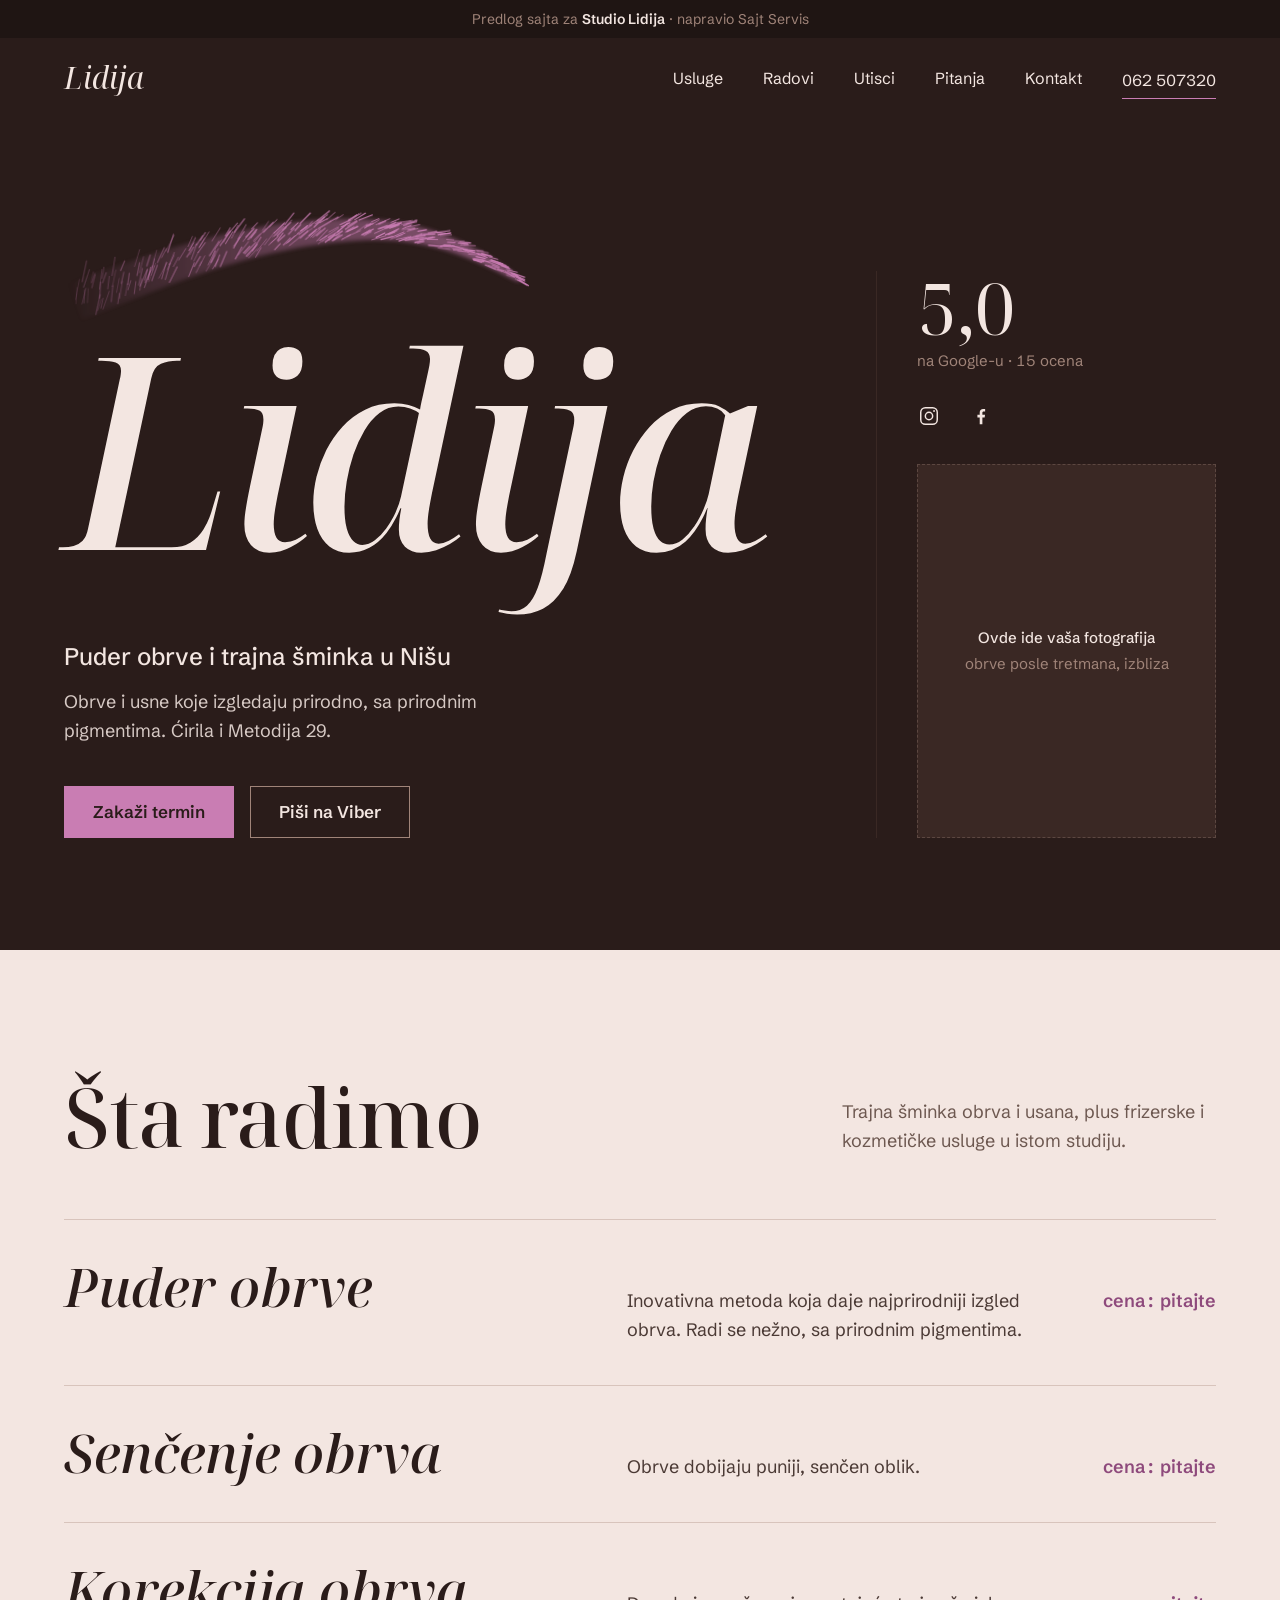
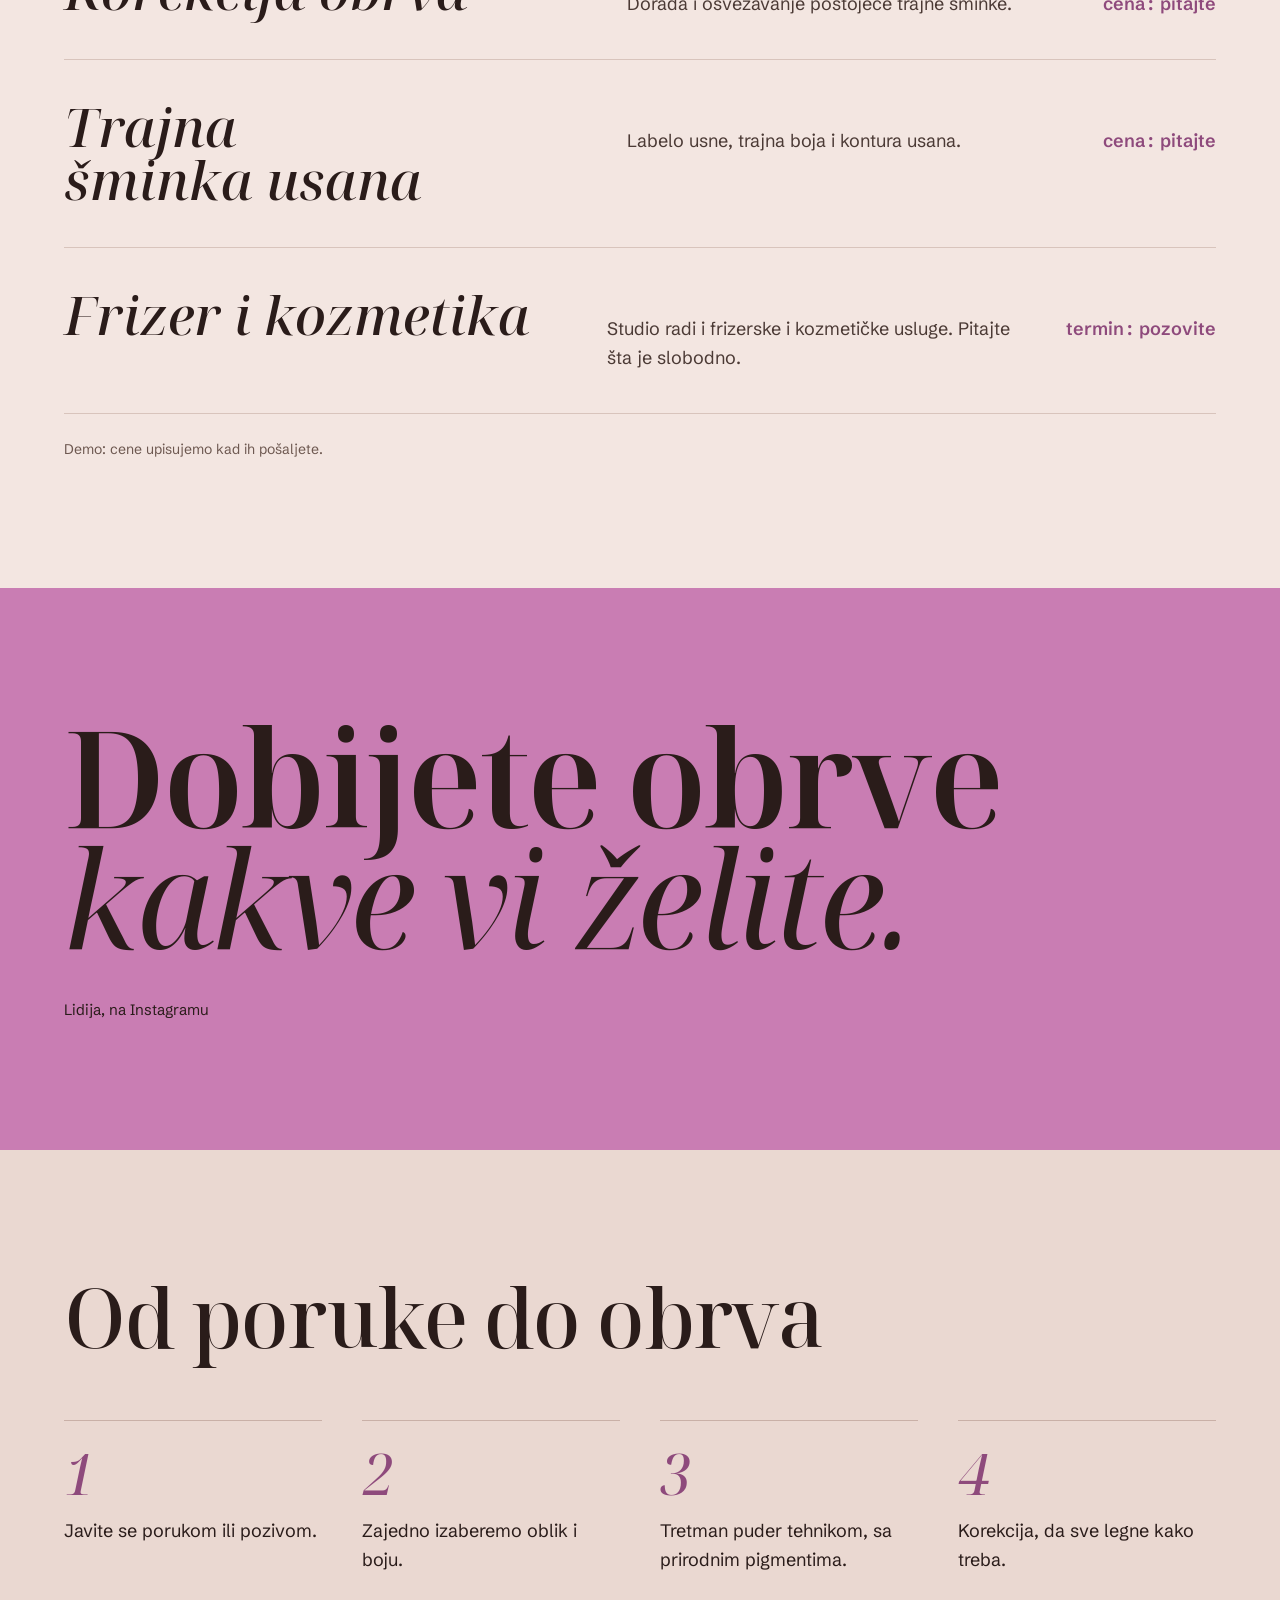
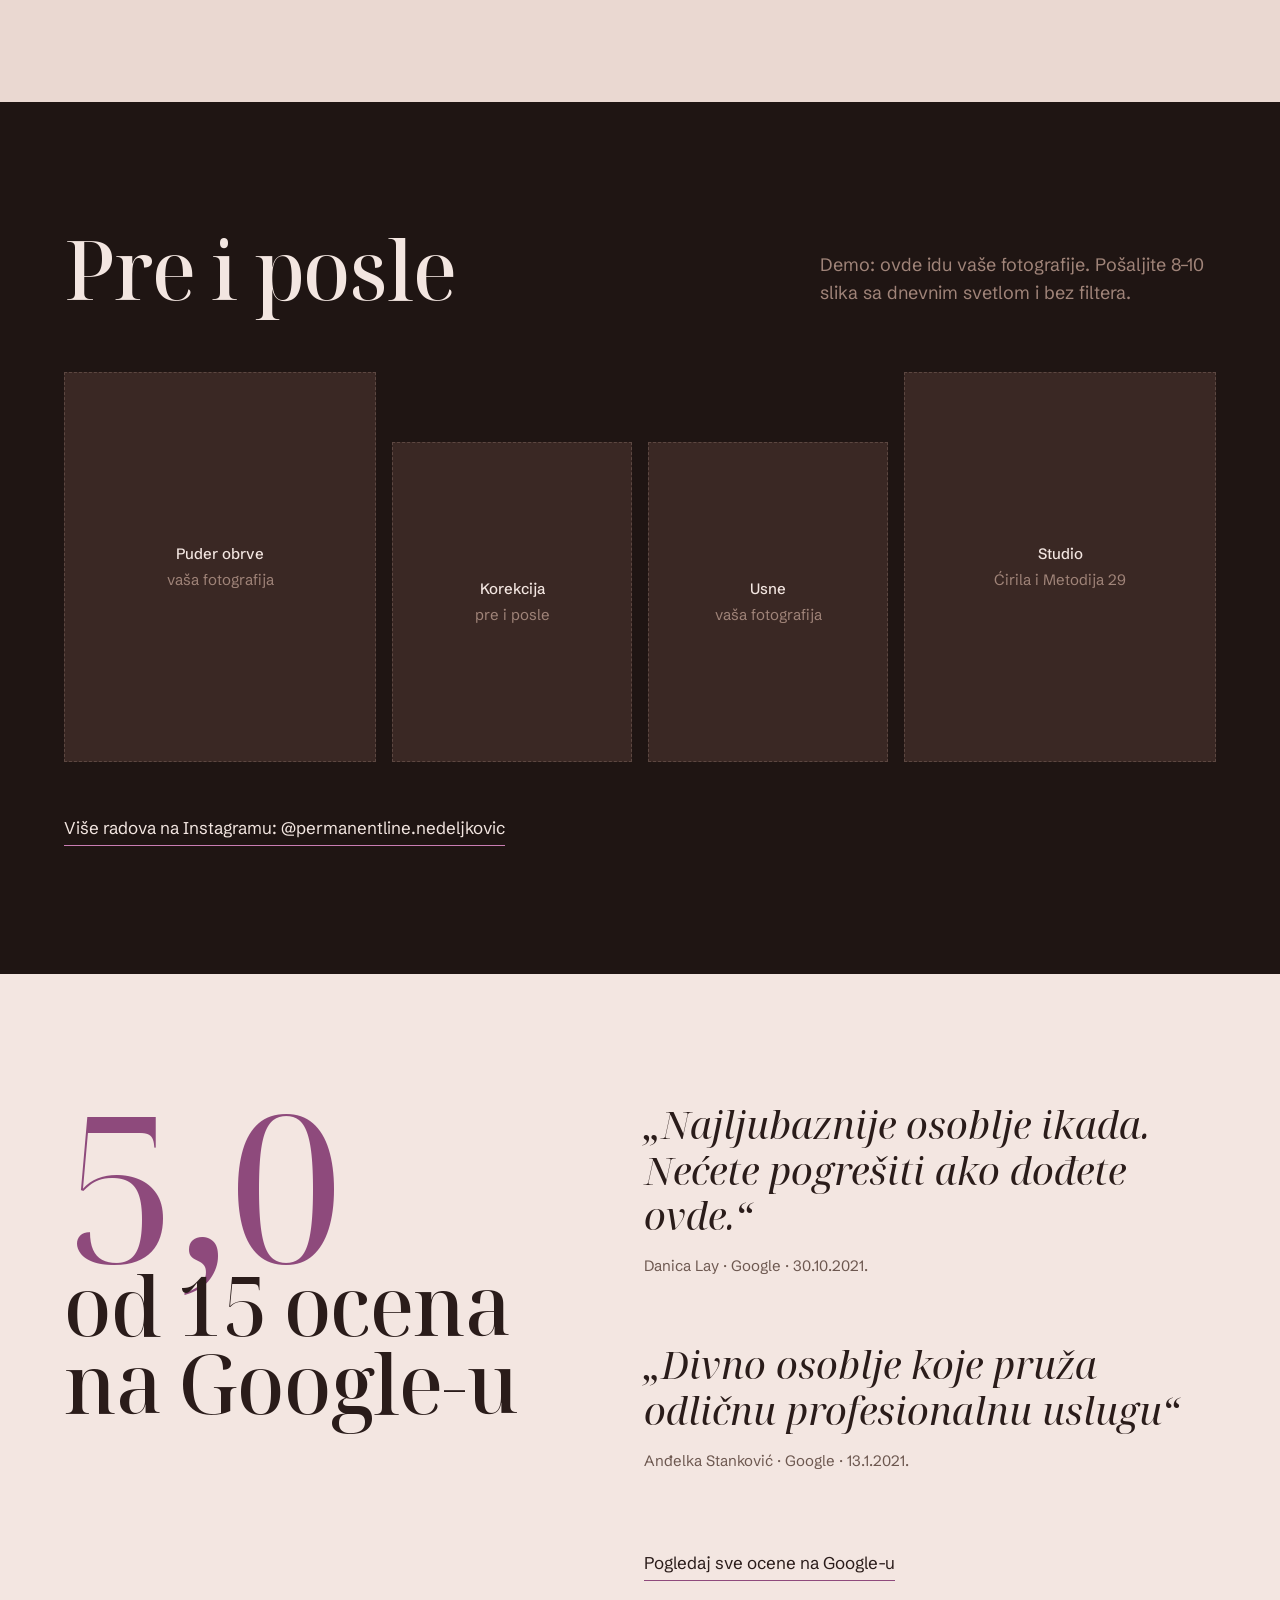
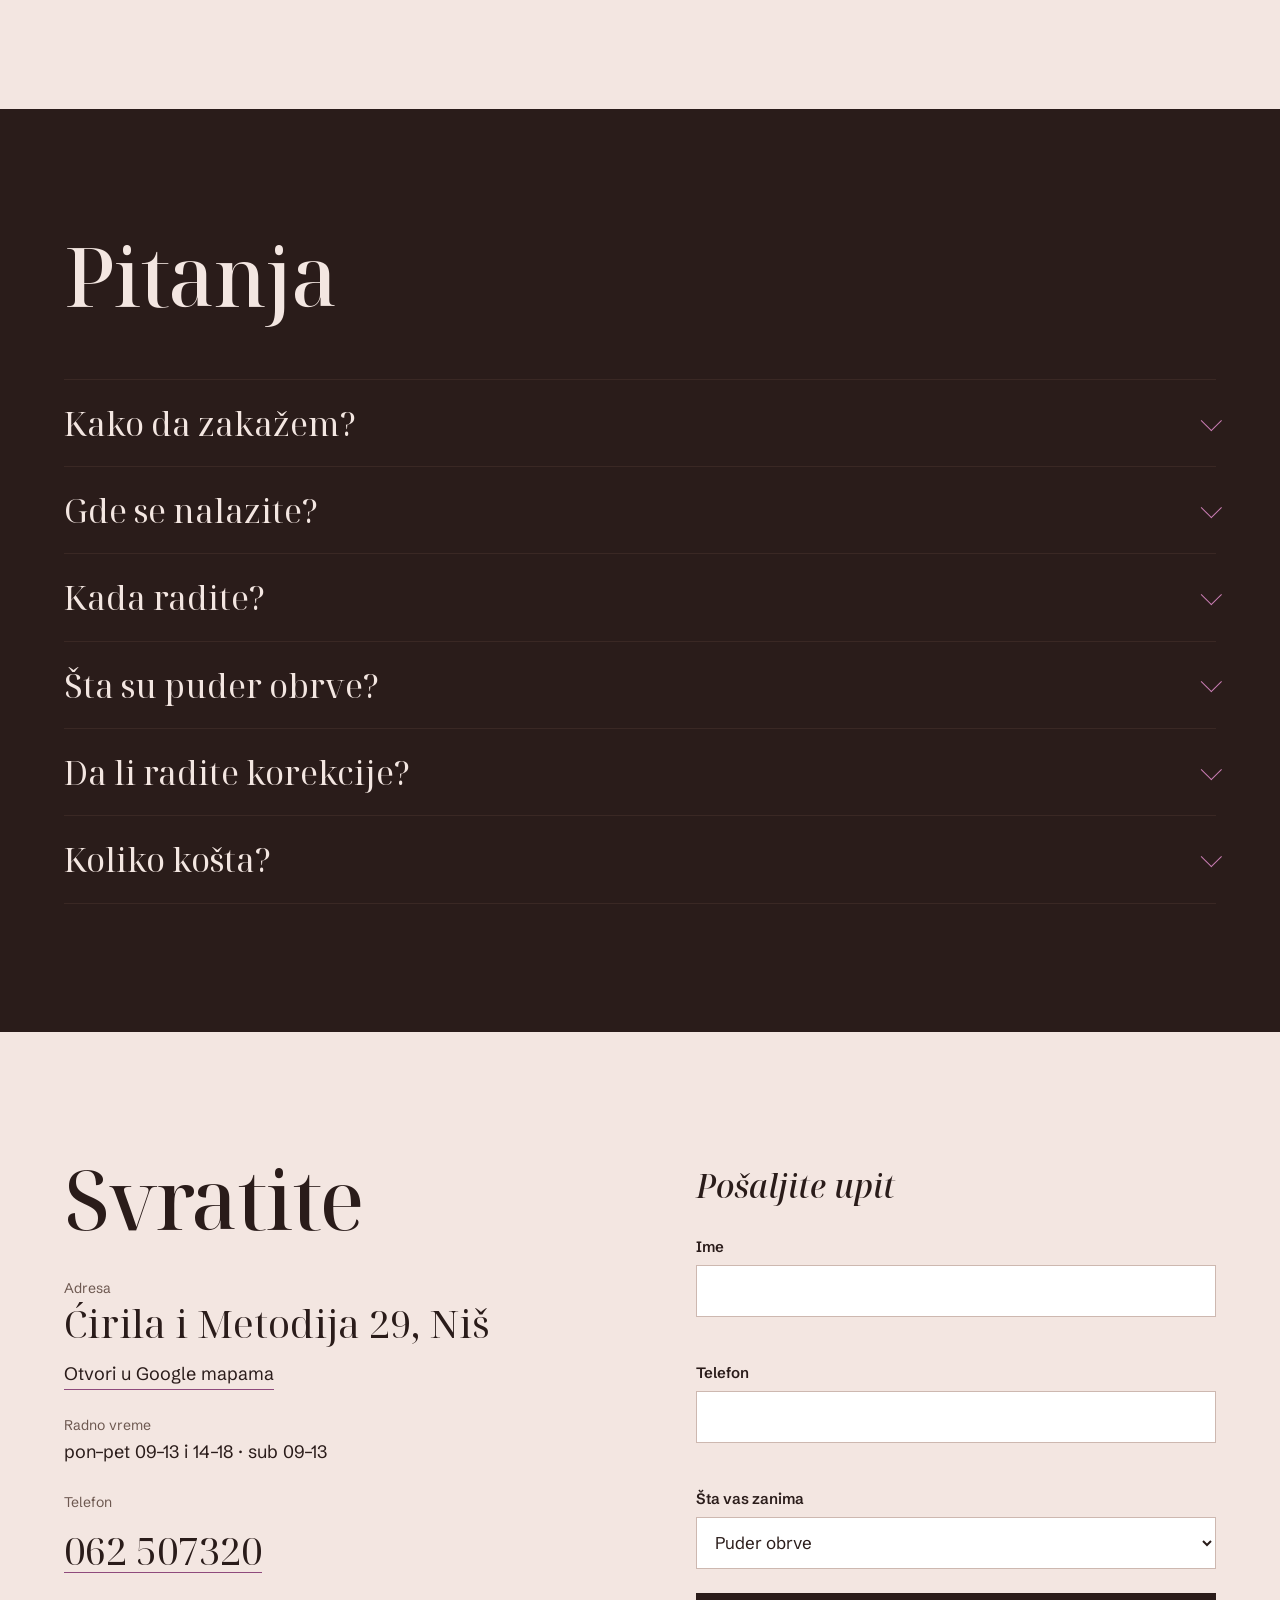
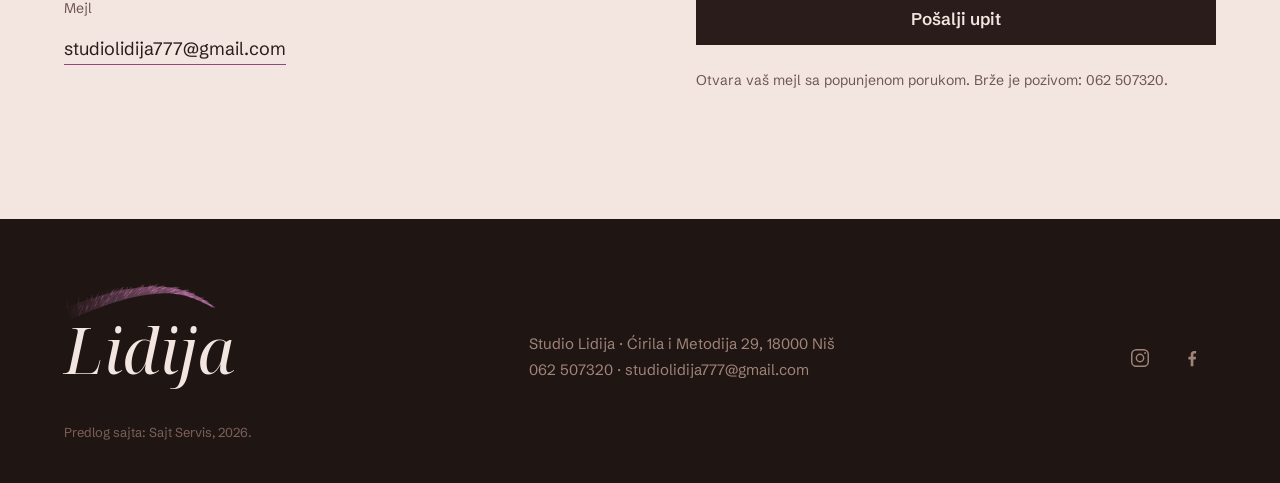
<file: radovi/studio-lidija/index.html>
<!doctype html>
<html lang="sr">
<head>
<meta charset="utf-8">
<meta name="viewport" content="width=device-width, initial-scale=1, viewport-fit=cover">
<title>Studio Lidija | Puder obrve i trajna šminka u Nišu</title>
<meta name="description" content="Puder obrve, senčenje i korekcija obrva i trajna šminka usana u Nišu, Ćirila i Metodija&nbsp;29. Prirodni pigmenti, 5,0 na Google-u. Zakažite na 062 507320.">
<meta name="robots" content="noindex">
<meta name="theme-color" content="#2A1C1A">
<meta property="og:type" content="website">
<meta property="og:title" content="Studio Lidija | Puder obrve i trajna šminka u Nišu">
<meta property="og:description" content="Obrve i usne koje izgledaju prirodno. Ćirila i Metodija&nbsp;29, Niš. Zakažite na 062 507320.">
<meta property="og:image" content="og.jpg">
<meta property="og:locale" content="sr_RS">
<link rel="icon" href="data:image/svg+xml,%3Csvg xmlns='http://www.w3.org/2000/svg' viewBox='0 0 32 32'%3E%3Crect width='32' height='32' fill='%232A1C1A'/%3E%3Ctext x='16' y='24' font-family='Georgia' font-style='italic' font-size='22' text-anchor='middle' fill='%23C97DB3'%3EL%3C/text%3E%3C/svg%3E">
<link rel="preconnect" href="https://fonts.googleapis.com">
<link rel="preconnect" href="https://fonts.gstatic.com" crossorigin>
<link href="https://fonts.googleapis.com/css2?family=Noto+Serif+Display:ital,wght@0,400..700;1,400..600&family=Schibsted+Grotesk:wght@400;500;600&display=swap" rel="stylesheet">
<script type="application/ld+json">
{"@context":"https://schema.org","@type":"BeautySalon","name":"Studio Lidija","alternateName":"Frizersko-kozmetički studio Lidija",
"description":"Puder obrve, senčenje i korekcija obrva, trajna šminka usana, frizerske i kozmetičke usluge.",
"telephone":"+38162507320","email":"studiolidija777@gmail.com",
"address":{"@type":"PostalAddress","streetAddress":"Ćirila i Metodija 29","addressLocality":"Niš","postalCode":"18000","addressCountry":"RS"},
"geo":{"@type":"GeoCoordinates","latitude":43.3227059,"longitude":21.9047319},
"openingHoursSpecification":[
 {"@type":"OpeningHoursSpecification","dayOfWeek":["Monday","Tuesday","Wednesday","Thursday","Friday"],"opens":"09:00","closes":"13:00"},
 {"@type":"OpeningHoursSpecification","dayOfWeek":["Monday","Tuesday","Wednesday","Thursday","Friday"],"opens":"14:00","closes":"18:00"},
 {"@type":"OpeningHoursSpecification","dayOfWeek":"Saturday","opens":"09:00","closes":"13:00"}],
"sameAs":["https://www.facebook.com/p/Studio-Lidija-100064048260191/","https://www.instagram.com/permanentline.nedeljkovic/"],
"aggregateRating":{"@type":"AggregateRating","ratingValue":"5","reviewCount":"15","bestRating":"5"}}
</script>
<script type="application/ld+json">
{"@context":"https://schema.org","@type":"FAQPage","mainEntity":[
{"@type":"Question","name":"Kako da zakažem?","acceptedAnswer":{"@type":"Answer","text":"Pozovite 062 507320 ili pišite na Instagram ili Viber. Termin dogovaramo odmah."}},
{"@type":"Question","name":"Gde se nalazite?","acceptedAnswer":{"@type":"Answer","text":"Ćirila i Metodija&nbsp;29, Niš (Medijana)."}},
{"@type":"Question","name":"Kada radite?","acceptedAnswer":{"@type":"Answer","text":"Ponedeljak–petak 09–13 i 14–18, subota 09–13. Nedeljom ne radimo."}},
{"@type":"Question","name":"Šta su puder obrve?","acceptedAnswer":{"@type":"Answer","text":"Metoda trajne šminke koja obrvama daje mekan, senčen i prirodan izgled. Radi se nežno, sa prirodnim pigmentima."}},
{"@type":"Question","name":"Da li radite korekcije?","acceptedAnswer":{"@type":"Answer","text":"Da. Korekcija je deo posla, a radove pre i posle možete da vidite na Instagramu."}},
{"@type":"Question","name":"Koliko košta?","acceptedAnswer":{"@type":"Answer","text":"Cenu vam kažemo u poruci ili na telefonu. Puder obrve su kod nas uvek po pristupačnoj ceni."}}]}
</script>
<style>
:root{
  --kakao:#2A1C1A; --kakao-2:#3A2824; --kakao-3:#1F1513;
  --puder:#F3E6E1; --puder-2:#EAD8D1;
  --taupe:#A08479; --taupe-tamni:#6D5850;
  --slez:#C97DB3; --slez-tamni:#8E4A7C;
  --f-naslov:"Noto Serif Display","Didot",Georgia,serif;
  --f-tekst:"Schibsted Grotesk",system-ui,-apple-system,"Segoe UI",sans-serif;
  --s1:8px;--s2:16px;--s3:24px;--s4:40px;--s5:64px;--s6:112px;--s7:160px;
  --sekcija:clamp(72px,10vw,var(--s7));
  --rub:clamp(20px,5vw,64px);
  --traka:0px;
}
*{box-sizing:border-box}
html{-webkit-text-size-adjust:100%;scroll-behavior:smooth;scroll-padding-top:80px}
body{margin:0;background:var(--kakao);color:var(--puder);font:400 18px/1.6 var(--f-tekst);padding-bottom:var(--traka)}
img,svg{display:block;max-width:100%}
a{color:inherit}
:focus-visible{outline:2px solid var(--slez);outline-offset:3px}
.svetlo :focus-visible{outline-color:var(--slez-tamni)}
.skip{position:absolute;left:var(--s2);top:-60px;background:var(--puder);color:var(--kakao);padding:10px 16px;z-index:50;font-weight:600}
.skip:focus{top:var(--s2)}
.wrap{max-width:1320px;margin:0 auto;padding-inline:var(--rub)}
.sr{position:absolute;width:1px;height:1px;overflow:hidden;clip:rect(0 0 0 0);white-space:nowrap}
h1,h2,h3{font-family:var(--f-naslov);font-weight:500;margin:0;text-wrap:balance}
h2{font-size:clamp(44px,6.4vw,96px);line-height:.95;letter-spacing:-.015em}
p{margin:0}

/* demo traka */
.demo{background:var(--kakao-3);color:var(--taupe);font-size:14px;text-align:center;padding:8px var(--rub)}
.demo b{color:var(--puder);font-weight:600}

/* zaglavlje */
.zag{display:flex;align-items:center;justify-content:space-between;gap:var(--s3);padding-block:var(--s2)}
.znak{font-family:var(--f-naslov);font-style:italic;font-size:30px;line-height:1;text-decoration:none;padding-block:9px}
.nav{display:flex;gap:var(--s4);align-items:center}
.nav a{text-decoration:none;font-size:16px;color:var(--puder);padding-block:10px}
.nav a:hover{color:var(--slez)}
.nav .tel{font-variant-numeric:tabular-nums;border-bottom:1px solid var(--slez);padding-bottom:4px}
.meni-dugme{display:none;width:48px;height:48px;background:none;border:1px solid var(--kakao-2);color:var(--puder);cursor:pointer}
.meni-dugme span{display:block;width:20px;height:1.5px;background:currentColor;margin:5px auto}

/* hero */
.hero{display:grid;grid-template-columns:minmax(0,1fr) minmax(260px,340px);gap:var(--s5);align-items:end;padding-block:clamp(40px,7vw,96px) var(--s6)}
.obrva{width:min(62%,560px);height:auto;color:var(--slez);margin:0 0 -.02em .05em}
.hero h1 .ime{display:block;font-style:italic;font-size:clamp(104px,21vw,272px);line-height:.84;letter-spacing:-.025em;padding-bottom:.3em}
.hero h1 .usluga{display:block;font-family:var(--f-tekst);font-style:normal;font-weight:500;font-size:clamp(19px,1.9vw,24px);line-height:1.3;letter-spacing:0}
.hero .pod{max-width:38ch;margin-top:var(--s2);color:var(--puder);opacity:.86}
.dugmad{display:flex;gap:var(--s2);flex-wrap:wrap;margin-top:var(--s4)}
.btn{display:inline-flex;align-items:center;justify-content:center;gap:10px;min-height:52px;padding:0 28px;border-radius:0;font:600 17px/1 var(--f-tekst);text-decoration:none;cursor:pointer;border:1px solid transparent;transition:background-color .2s,color .2s,border-color .2s}
.btn-glavno{background:var(--slez);color:var(--kakao)}
.btn-glavno:hover{background:var(--puder)}
.btn-tiho{border-color:var(--taupe);color:var(--puder)}
.btn-tiho:hover{border-color:var(--puder)}
.dokaz{display:grid;gap:var(--s3);border-left:1px solid var(--kakao-2);padding-left:var(--s4)}
.ocena{font-family:var(--f-naslov);font-size:72px;line-height:1;font-variant-numeric:tabular-nums}
.ocena small{display:block;font-family:var(--f-tekst);font-size:15px;color:var(--taupe);margin-top:10px}
.ocena a{text-decoration:none}
.mreze{display:flex;gap:4px;margin-left:-12px}
.mreze a{width:48px;height:48px;display:grid;place-items:center}
.mreze a:hover{color:var(--slez)}
.mreze svg{width:22px;height:22px}
.mesto{background:var(--kakao-2);display:grid;place-items:center;text-align:center;padding:var(--s3);color:var(--taupe);font-size:15px;line-height:1.45;border:1px dashed #5c4741}
.mesto b{display:block;color:var(--puder);font-weight:500;margin-bottom:4px}
.hero .mesto{aspect-ratio:4/5}

/* usluge - trake */
.svetlo{background:var(--puder);color:var(--kakao)}
.usluge{padding-block:var(--sekcija)}
.usluge-glava{display:flex;justify-content:space-between;align-items:end;gap:var(--s4);flex-wrap:wrap;margin-bottom:var(--s5)}
.usluge-glava p{max-width:34ch;color:var(--taupe-tamni)}
.traka{display:grid;grid-template-columns:minmax(0,1.2fr) minmax(0,1fr) auto;gap:var(--s4);align-items:baseline;padding-block:var(--s4);border-top:1px solid #d8c4bc}
.traka:last-of-type{border-bottom:1px solid #d8c4bc}
.traka h3{font-size:clamp(34px,4.2vw,60px);line-height:1;font-style:italic;transition:transform .35s cubic-bezier(.2,.7,.2,1)}
.traka:hover h3{transform:translateX(10px)}
.traka p{color:#4b3a35}
.cena{font-variant-numeric:tabular-nums;color:var(--slez-tamni);font-weight:600;white-space:nowrap}
.napomena-demo{margin-top:var(--s3);font-size:14px;color:var(--taupe-tamni)}

/* slogan */
.slogan{background:var(--slez);color:var(--kakao);padding-block:var(--sekcija);overflow:hidden}
.slogan blockquote{margin:0;font-family:var(--f-naslov);font-weight:600;font-size:clamp(56px,10.5vw,168px);line-height:.9;letter-spacing:-.025em;max-width:13ch}
.slogan blockquote em{font-weight:400}
.slogan p{margin-top:var(--s4);font-size:15px}

/* proces */
.proces{padding-block:var(--sekcija);background:var(--puder-2);color:var(--kakao)}
.proces .koraci li{border-top-color:#c9b0a7}
.proces .koraci .br{color:var(--slez-tamni)}
.koraci{list-style:none;margin:var(--s5) 0 0;padding:0;display:grid;grid-template-columns:repeat(4,minmax(0,1fr));gap:var(--s4)}
.koraci li{border-top:1px solid var(--taupe);padding-top:var(--s3)}
.koraci .br{font-family:var(--f-naslov);font-style:italic;font-size:56px;line-height:1;color:var(--slez);display:block;margin-bottom:var(--s2)}

/* radovi */
.radovi{padding-block:var(--sekcija);background:var(--kakao-3)}
.radovi-glava{display:flex;justify-content:space-between;align-items:end;gap:var(--s4);flex-wrap:wrap}
.radovi-glava p{max-width:36ch;color:var(--taupe)}
.galerija{display:grid;grid-template-columns:1.3fr 1fr 1fr 1.3fr;gap:var(--s2);margin-top:var(--s5);align-items:end}
.galerija .mesto{aspect-ratio:4/5}
.galerija .mesto:nth-child(2),.galerija .mesto:nth-child(3){aspect-ratio:3/4}
.ig-link{display:inline-flex;padding-top:12px;margin-top:var(--s4);font-size:17px;text-decoration:none;border-bottom:1px solid var(--slez);padding-bottom:4px}

/* utisci */
.utisci{padding-block:var(--sekcija)}
.utisci-mreza{display:grid;grid-template-columns:minmax(0,.9fr) minmax(0,1.1fr);gap:var(--s6);align-items:start}
.veliki-broj{font-family:var(--f-naslov);font-size:clamp(120px,16vw,240px);line-height:.8;font-variant-numeric:tabular-nums;color:var(--slez-tamni)}
.utisci figure{margin:0 0 var(--s5)}
.utisci blockquote{margin:0;font-family:var(--f-naslov);font-style:italic;font-size:clamp(28px,3vw,40px);line-height:1.18}
.utisci figcaption{margin-top:var(--s2);font-size:15px;color:var(--taupe-tamni)}
.link-tamni{display:inline-block;padding-top:12px;font-size:17px;text-decoration:none;border-bottom:1px solid var(--slez-tamni);padding-bottom:4px}

/* pitanja */
.pitanja{padding-block:var(--sekcija)}
.faq{margin-top:var(--s5);border-top:1px solid var(--kakao-2)}
.faq details{border-bottom:1px solid var(--kakao-2)}
.faq summary{cursor:pointer;list-style:none;display:flex;justify-content:space-between;gap:var(--s3);align-items:center;padding-block:var(--s3);font-family:var(--f-naslov);font-size:clamp(24px,2.6vw,34px);line-height:1.15;min-height:48px}
.faq summary::-webkit-details-marker{display:none}
.faq summary::after{content:"";width:14px;height:14px;flex:none;border-right:1.5px solid var(--slez);border-bottom:1.5px solid var(--slez);transform:rotate(45deg) translateY(-4px);transition:transform .25s}
.faq details[open] summary::after{transform:rotate(-135deg) translateY(-4px)}
.faq details p{padding-bottom:var(--s3);max-width:62ch;color:var(--puder);opacity:.88}

/* kontakt */
.kontakt{padding-block:var(--sekcija)}
.kontakt-mreza{display:grid;grid-template-columns:minmax(0,1fr) minmax(0,1fr);gap:var(--s6)}
.nap{font-style:normal;display:grid;gap:var(--s3);margin-top:var(--s4)}
.nap .red{display:grid;gap:2px}
.nap .lb{font-size:14px;color:var(--taupe-tamni)}
.nap a{text-decoration:none;border-bottom:1px solid var(--slez-tamni);justify-self:start;padding-top:14px}
.nap .vel{font-family:var(--f-naslov);font-size:clamp(28px,3vw,40px);line-height:1.1;font-variant-numeric:tabular-nums}
form{display:grid;gap:var(--s3);align-content:start}
.polje{display:grid;gap:6px}
label{font-size:15px;font-weight:600}
input,select{font:400 17px/1.3 var(--f-tekst);color:var(--kakao);background:#fff;border:1px solid #cdb8b0;border-radius:0;min-height:52px;padding:0 14px;width:100%}
input:focus-visible,select:focus-visible{outline:2px solid var(--slez-tamni);outline-offset:1px}
.greska{font-size:14px;color:#9d2b3c;min-height:1em}
.kontakt .btn-glavno{background:var(--kakao);color:var(--puder)}
.kontakt .btn-glavno:hover{background:var(--slez-tamni)}
.form-nap{font-size:14px;color:var(--taupe-tamni)}

/* footer */
footer{background:var(--kakao-3);padding-block:var(--s5) var(--s4);color:var(--taupe);font-size:15px}
.foot{display:flex;justify-content:space-between;gap:var(--s4);flex-wrap:wrap;align-items:end}
.foot .znak-vel{display:block;font-family:var(--f-naslov);font-style:italic;font-size:64px;line-height:1;color:var(--puder)}
.obrva-mala{width:150px;color:var(--slez);margin-bottom:-6px}
.foot address{font-style:normal;line-height:1.7}
.foot a{text-decoration:none}
.foot a:hover{color:var(--puder)}
.potpis{margin-top:var(--s4);font-size:13px;color:#7a6159}

/* donja traka (telefon) */
.donja{display:none}

/* jedan orkestrirani trenutak: potez obrve + ime */
@media (prefers-reduced-motion:no-preference){
  .js .hero .obrva path{opacity:0;animation:dlaka .5s ease-out forwards;animation-delay:calc(var(--d) + 150ms)}
  .js .hero .obrva > path{opacity:0;animation:puder 1.2s ease-out .9s forwards}
  .js .hero .ime{opacity:0;transform:translateY(14px);animation:ime .9s cubic-bezier(.2,.7,.2,1) .35s forwards}
}
@keyframes dlaka{to{opacity:var(--o,1)}}
@keyframes puder{to{opacity:1}}
@keyframes ime{to{opacity:1;transform:none}}

@media (max-width:1000px){
  .nav{display:none}
  .nav.otvoren{display:flex;flex-direction:column;align-items:flex-start;gap:0;position:absolute;left:0;right:0;top:100%;background:var(--kakao);padding:var(--s2) var(--rub) var(--s4);border-bottom:1px solid var(--kakao-2);z-index:20}
  .nav.otvoren a{font-size:22px;padding-block:12px;min-height:48px}
  .meni-dugme{display:block}
  header{position:relative}
  .hero{grid-template-columns:1fr;gap:var(--s4);padding-bottom:var(--s5)}
  .dokaz{border-left:0;padding-left:0;border-top:1px solid var(--kakao-2);padding-top:var(--s4);grid-template-columns:auto 1fr;align-items:start;column-gap:var(--s4)}
  .dokaz .mesto{grid-column:1/-1;aspect-ratio:16/11;order:3}
  .traka{grid-template-columns:1fr;gap:var(--s1)}
  .koraci{grid-template-columns:repeat(2,minmax(0,1fr))}
  .galerija{grid-template-columns:repeat(2,minmax(0,1fr))}
  .galerija .mesto:nth-child(n){aspect-ratio:4/5}
  .utisci-mreza,.kontakt-mreza{grid-template-columns:1fr;gap:var(--s5)}
}
@media (max-width:720px){
  :root{--traka:calc(72px + env(safe-area-inset-bottom,0px))}
  .donja{display:grid;grid-template-columns:1fr 1fr;gap:8px;position:fixed;left:0;right:0;bottom:0;z-index:30;background:var(--kakao);border-top:1px solid var(--kakao-2);padding:10px 12px calc(10px + env(safe-area-inset-bottom,0px))}
  .donja .btn{padding:0 10px;min-height:52px;font-size:16px}
  .koraci{grid-template-columns:1fr;gap:var(--s3)}
  .hero .dugmad .btn{flex:1 1 auto}
  .ocena{font-size:56px}
}
@media (prefers-reduced-motion:reduce){*{transition:none!important;animation:none!important;scroll-behavior:auto!important}}
</style>
<script>document.documentElement.classList.add('js')</script>
</head>
<body>
<a class="skip" href="#sadrzaj">Preskoči na sadržaj</a>
<div class="demo">Predlog sajta za <b>Studio Lidija</b> · napravio Sajt Servis</div>

<header class="wrap zag">
  <a class="znak" href="#" aria-label="Studio Lidija, početak">Lidija</a>
  <button class="meni-dugme" type="button" aria-label="Otvori meni" aria-expanded="false" aria-controls="nav"><span></span><span></span><span></span></button>
  <nav class="nav" id="nav" aria-label="Glavni meni">
    <a href="#usluge">Usluge</a>
    <a href="#radovi">Radovi</a>
    <a href="#utisci">Utisci</a>
    <a href="#pitanja">Pitanja</a>
    <a href="#kontakt">Kontakt</a>
    <a class="tel" href="tel:+38162507320">062 507320</a>
  </nav>
</header>

<main id="sadrzaj">
<section class="wrap hero" aria-label="Studio Lidija">
  <div>
    <svg class="obrva" viewBox="0 0 600 164" aria-hidden="true" focusable="false"><defs><linearGradient id="puder" x1="0" x2="1"><stop offset="0" stop-color="currentColor" stop-opacity="0"/><stop offset=".45" stop-color="currentColor" stop-opacity=".35"/><stop offset="1" stop-color="currentColor" stop-opacity=".6"/></linearGradient><filter id="meko"><feGaussianBlur stdDeviation="3"/></filter></defs><path d="M2.7 97.7 L12.4 94.2 L22.1 90.8 L31.9 87.3 L41.6 83.9 L51.4 80.5 L61.2 77.1 L70.9 73.7 L80.7 70.4 L90.5 67.1 L100.3 63.9 L110.1 60.7 L120.0 57.6 L129.8 54.6 L139.6 51.6 L149.5 48.8 L159.4 46.0 L169.2 43.2 L179.1 40.6 L189.0 38.1 L198.8 35.7 L208.7 33.4 L218.6 31.2 L228.5 29.1 L238.4 27.2 L248.3 25.3 L258.1 23.6 L268.0 22.1 L277.9 20.6 L287.8 19.4 L297.7 18.2 L307.6 17.2 L317.4 16.3 L327.3 15.6 L337.2 15.1 L347.0 14.6 L356.9 14.4 L366.7 14.3 L376.5 14.3 L386.3 14.5 L396.3 14.9 L406.3 15.6 L416.3 16.6 L426.2 18.0 L436.2 19.6 L446.1 21.7 L455.9 24.0 L465.7 26.7 L475.5 29.6 L485.3 33.0 L495.0 36.6 L504.7 40.6 L514.3 44.9 L523.9 49.5 L533.4 54.4 L543.0 59.7 L552.4 65.3 L561.8 71.2 L571.2 77.5 L580.4 84.2 L588.0 91.3 L588.0 95.9 L576.4 90.4 L566.4 85.2 L556.6 80.3 L546.8 75.6 L537.0 71.2 L527.4 67.0 L517.7 63.2 L508.1 59.7 L498.5 56.5 L489.0 53.6 L479.5 51.0 L470.1 48.7 L460.7 46.7 L451.3 45.1 L441.9 43.7 L432.6 42.6 L423.4 41.8 L414.1 41.4 L404.9 41.2 L395.7 41.3 L386.5 41.7 L377.1 42.2 L367.7 42.9 L358.3 43.7 L349.0 44.6 L339.6 45.7 L330.3 46.9 L321.0 48.3 L311.6 49.8 L302.3 51.4 L293.0 53.1 L283.7 55.0 L274.4 57.0 L265.1 59.1 L255.7 61.3 L246.4 63.7 L237.1 66.2 L227.8 68.8 L218.5 71.5 L209.2 74.2 L199.8 77.1 L190.5 80.1 L181.2 83.2 L171.8 86.4 L162.5 89.7 L153.2 93.0 L143.8 96.5 L134.4 99.9 L125.1 103.5 L115.7 107.1 L106.3 110.8 L96.9 114.6 L87.5 118.3 L78.0 122.2 L68.6 126.0 L59.2 129.9 L49.7 133.8 L40.3 137.8 L30.8 141.7 L21.3 145.7Z" fill="url(#puder)" filter="url(#meko)"/><g fill="none" stroke="currentColor" stroke-linecap="round"><path d="M357.3 24.5L368.6 18.9" stroke-width="1.31" opacity="0.97" style="--d:660ms"/><path d="M243.8 41.9L252.5 33.6" stroke-width="1.24" opacity="0.72" style="--d:444ms"/><path d="M172.2 57.6L181.4 44.9" stroke-width="1.41" opacity="0.56" style="--d:309ms"/><path d="M288.6 44.5L297.2 35.8" stroke-width="1.23" opacity="0.81" style="--d:526ms"/><path d="M282.6 47.9L291.6 39.0" stroke-width="1.47" opacity="0.80" style="--d:513ms"/><path d="M218.2 51.7L226.0 37.7" stroke-width="1.59" opacity="0.66" style="--d:393ms"/><path d="M340.7 37.9L354.5 29.7" stroke-width="1.45" opacity="0.93" style="--d:627ms"/><path d="M275.5 43.0L284.2 35.2" stroke-width="1.74" opacity="0.78" style="--d:502ms"/><path d="M255.3 29.3L263.5 17.2" stroke-width="0.87" opacity="0.75" style="--d:469ms"/><path d="M274.6 35.9L286.0 24.9" stroke-width="1.74" opacity="0.78" style="--d:503ms"/><path d="M416.7 24.7L432.2 21.3" stroke-width="1.77" opacity="1.00" style="--d:772ms"/><path d="M452.8 44.6L463.8 42.1" stroke-width="1.77" opacity="1.00" style="--d:846ms"/><path d="M42.0 132.9L46.6 118.7" stroke-width="0.95" opacity="0.25" style="--d:43ms"/><path d="M543.9 73.7L556.6 78.9" stroke-width="1.56" opacity="1.00" style="--d:1021ms"/><path d="M219.1 31.4L232.2 14.1" stroke-width="1.75" opacity="0.67" style="--d:404ms"/><path d="M338.4 15.3L349.4 5.7" stroke-width="1.03" opacity="0.93" style="--d:626ms"/><path d="M33.8 96.8L36.7 82.4" stroke-width="0.91" opacity="0.26" style="--d:52ms"/><path d="M130.3 56.0L141.0 35.4" stroke-width="1.00" opacity="0.48" style="--d:238ms"/><path d="M402.6 38.0L413.7 32.3" stroke-width="1.68" opacity="1.00" style="--d:747ms"/><path d="M468.5 40.6L482.2 40.8" stroke-width="1.11" opacity="1.00" style="--d:873ms"/><path d="M428.8 37.1L439.9 32.5" stroke-width="1.09" opacity="1.00" style="--d:798ms"/><path d="M533.2 58.8L544.3 61.8" stroke-width="1.18" opacity="1.00" style="--d:993ms"/><path d="M332.7 43.3L344.3 35.4" stroke-width="0.95" opacity="0.91" style="--d:610ms"/><path d="M244.6 43.8L259.4 26.8" stroke-width="1.12" opacity="0.72" style="--d:445ms"/><path d="M556.4 79.1L565.3 82.0" stroke-width="1.03" opacity="1.00" style="--d:1044ms"/><path d="M551.1 66.9L563.4 71.1" stroke-width="0.97" opacity="1.00" style="--d:1026ms"/><path d="M44.8 116.4L46.2 95.8" stroke-width="1.77" opacity="0.27" style="--d:58ms"/><path d="M311.0 27.1L320.1 17.3" stroke-width="1.12" opacity="0.87" style="--d:572ms"/><path d="M108.2 95.4L115.8 74.8" stroke-width="0.91" opacity="0.41" style="--d:178ms"/><path d="M194.3 75.7L200.1 60.8" stroke-width="1.62" opacity="0.59" style="--d:339ms"/><path d="M173.1 51.7L180.5 39.0" stroke-width="1.14" opacity="0.57" style="--d:314ms"/><path d="M270.4 32.4L283.9 19.1" stroke-width="1.56" opacity="0.78" style="--d:496ms"/><path d="M580.1 84.7L594.5 89.7" stroke-width="1.60" opacity="1.00" style="--d:1082ms"/><path d="M469.8 32.6L480.7 30.6" stroke-width="1.69" opacity="1.00" style="--d:872ms"/><path d="M464.0 34.1L479.3 33.3" stroke-width="1.09" opacity="1.00" style="--d:862ms"/><path d="M102.7 102.8L111.1 81.1" stroke-width="1.54" opacity="0.39" style="--d:164ms"/><path d="M257.9 47.9L271.0 31.1" stroke-width="0.92" opacity="0.74" style="--d:467ms"/><path d="M436.1 27.8L452.6 26.0" stroke-width="0.97" opacity="1.00" style="--d:809ms"/><path d="M24.0 102.6L31.5 79.8" stroke-width="1.51" opacity="0.24" style="--d:32ms"/><path d="M160.9 54.9L168.7 38.2" stroke-width="1.42" opacity="0.54" style="--d:291ms"/><path d="M70.5 117.0L74.2 94.8" stroke-width="1.12" opacity="0.32" style="--d:101ms"/><path d="M220.5 65.6L228.8 50.6" stroke-width="1.68" opacity="0.66" style="--d:391ms"/><path d="M501.3 52.4L515.0 52.5" stroke-width="1.27" opacity="1.00" style="--d:937ms"/><path d="M224.2 60.6L237.6 43.3" stroke-width="1.22" opacity="0.67" style="--d:400ms"/><path d="M119.5 70.6L128.5 51.2" stroke-width="1.44" opacity="0.45" style="--d:212ms"/><path d="M275.1 41.6L281.9 32.3" stroke-width="1.61" opacity="0.78" style="--d:502ms"/><path d="M103.0 93.4L106.7 79.2" stroke-width="1.58" opacity="0.40" style="--d:170ms"/><path d="M531.6 58.5L543.3 59.7" stroke-width="0.91" opacity="1.00" style="--d:990ms"/><path d="M570.7 77.5L578.9 80.7" stroke-width="0.80" opacity="1.00" style="--d:1063ms"/><path d="M585.9 93.4L597.6 99.7" stroke-width="1.59" opacity="1.00" style="--d:1097ms"/><path d="M389.8 32.5L398.8 27.4" stroke-width="1.53" opacity="1.00" style="--d:722ms"/><path d="M454.3 39.9L463.6 39.0" stroke-width="1.45" opacity="1.00" style="--d:847ms"/><path d="M89.6 110.9L91.7 94.9" stroke-width="1.33" opacity="0.36" style="--d:137ms"/><path d="M522.3 59.6L536.4 60.5" stroke-width="1.01" opacity="1.00" style="--d:976ms"/><path d="M238.4 40.9L247.5 31.2" stroke-width="1.12" opacity="0.71" style="--d:435ms"/><path d="M205.1 44.1L212.4 30.0" stroke-width="0.98" opacity="0.63" style="--d:374ms"/><path d="M190.2 42.8L200.8 25.8" stroke-width="1.04" opacity="0.61" style="--d:348ms"/><path d="M302.9 37.8L320.3 26.1" stroke-width="0.91" opacity="0.85" style="--d:555ms"/><path d="M559.4 79.4L568.2 81.7" stroke-width="1.30" opacity="1.00" style="--d:1048ms"/><path d="M207.7 46.3L217.0 31.1" stroke-width="1.34" opacity="0.64" style="--d:377ms"/><path d="M44.5 105.2L47.7 79.6" stroke-width="0.94" opacity="0.28" style="--d:65ms"/><path d="M112.4 76.9L118.6 54.6" stroke-width="0.84" opacity="0.43" style="--d:196ms"/><path d="M552.8 73.5L561.8 77.1" stroke-width="1.32" opacity="1.00" style="--d:1034ms"/><path d="M174.0 75.0L180.9 61.9" stroke-width="1.11" opacity="0.55" style="--d:303ms"/><path d="M22.3 95.3L27.9 68.6" stroke-width="1.70" opacity="0.24" style="--d:34ms"/><path d="M236.8 40.8L247.5 28.0" stroke-width="1.59" opacity="0.70" style="--d:432ms"/><path d="M157.5 63.4L165.9 50.6" stroke-width="1.49" opacity="0.53" style="--d:281ms"/><path d="M302.5 34.3L319.5 21.9" stroke-width="1.37" opacity="0.85" style="--d:555ms"/><path d="M584.8 89.8L594.1 93.5" stroke-width="1.14" opacity="1.00" style="--d:1092ms"/><path d="M583.0 87.5L594.2 94.1" stroke-width="1.41" opacity="1.00" style="--d:1088ms"/><path d="M325.8 42.7L339.7 28.2" stroke-width="1.17" opacity="0.89" style="--d:597ms"/><path d="M175.1 41.7L181.6 31.9" stroke-width="1.63" opacity="0.58" style="--d:323ms"/><path d="M182.5 81.8L194.4 61.1" stroke-width="0.85" opacity="0.57" style="--d:315ms"/><path d="M246.6 63.6L253.9 51.2" stroke-width="1.16" opacity="0.71" style="--d:440ms"/><path d="M320.6 37.9L331.2 28.7" stroke-width="1.13" opacity="0.88" style="--d:588ms"/><path d="M263.7 47.9L276.4 36.5" stroke-width="1.08" opacity="0.76" style="--d:478ms"/><path d="M572.8 81.7L584.9 87.4" stroke-width="1.31" opacity="1.00" style="--d:1069ms"/><path d="M200.6 48.7L214.1 29.9" stroke-width="1.72" opacity="0.62" style="--d:364ms"/><path d="M304.4 38.7L314.1 29.9" stroke-width="1.64" opacity="0.85" style="--d:557ms"/><path d="M392.9 23.5L406.7 15.1" stroke-width="0.82" opacity="1.00" style="--d:727ms"/><path d="M478.7 31.7L487.7 32.4" stroke-width="0.84" opacity="1.00" style="--d:887ms"/><path d="M539.8 67.6L549.2 70.0" stroke-width="1.52" opacity="1.00" style="--d:1010ms"/><path d="M135.2 96.1L145.0 76.3" stroke-width="1.78" opacity="0.46" style="--d:224ms"/><path d="M571.4 86.7L581.3 89.2" stroke-width="0.92" opacity="1.00" style="--d:1072ms"/><path d="M290.3 48.6L303.4 38.1" stroke-width="1.12" opacity="0.81" style="--d:528ms"/><path d="M66.7 109.2L70.1 91.1" stroke-width="0.84" opacity="0.32" style="--d:99ms"/><path d="M504.2 43.2L516.4 43.1" stroke-width="0.93" opacity="1.00" style="--d:936ms"/><path d="M271.2 53.9L278.4 46.1" stroke-width="1.31" opacity="0.77" style="--d:490ms"/><path d="M439.4 41.3L457.4 38.5" stroke-width="1.55" opacity="1.00" style="--d:819ms"/><path d="M365.0 36.6L382.4 29.1" stroke-width="0.99" opacity="0.98" style="--d:674ms"/><path d="M549.2 70.7L561.7 75.6" stroke-width="0.95" opacity="1.00" style="--d:1026ms"/><path d="M350.0 15.3L359.9 8.8" stroke-width="0.86" opacity="0.95" style="--d:647ms"/><path d="M352.9 30.5L365.6 19.7" stroke-width="1.76" opacity="0.96" style="--d:651ms"/><path d="M366.0 23.6L377.5 16.7" stroke-width="1.33" opacity="0.99" style="--d:676ms"/><path d="M458.8 41.1L476.1 37.8" stroke-width="1.78" opacity="1.00" style="--d:856ms"/><path d="M289.2 34.0L296.5 26.2" stroke-width="1.49" opacity="0.82" style="--d:530ms"/><path d="M442.4 30.4L456.6 26.5" stroke-width="0.84" opacity="1.00" style="--d:821ms"/><path d="M322.3 24.6L335.8 11.7" stroke-width="1.68" opacity="0.89" style="--d:594ms"/><path d="M242.5 55.5L253.6 37.5" stroke-width="1.38" opacity="0.71" style="--d:436ms"/><path d="M529.0 67.0L541.5 69.5" stroke-width="1.67" opacity="1.00" style="--d:993ms"/><path d="M383.5 34.8L394.7 28.2" stroke-width="1.22" opacity="1.00" style="--d:709ms"/><path d="M207.4 36.1L213.7 25.8" stroke-width="1.54" opacity="0.64" style="--d:382ms"/><path d="M24.5 122.9L25.4 105.4" stroke-width="1.43" opacity="0.22" style="--d:20ms"/><path d="M341.1 41.4L349.3 34.7" stroke-width="1.42" opacity="0.93" style="--d:627ms"/><path d="M366.6 16.6L377.5 9.0" stroke-width="1.39" opacity="0.99" style="--d:678ms"/><path d="M256.9 31.3L269.3 18.4" stroke-width="1.46" opacity="0.75" style="--d:472ms"/><path d="M456.6 30.0L467.7 28.1" stroke-width="1.51" opacity="1.00" style="--d:847ms"/><path d="M55.3 104.7L57.2 88.6" stroke-width="1.18" opacity="0.30" style="--d:83ms"/><path d="M384.8 34.6L395.7 29.4" stroke-width="1.46" opacity="1.00" style="--d:712ms"/><path d="M34.8 96.4L39.0 84.2" stroke-width="1.00" opacity="0.26" style="--d:54ms"/><path d="M13.8 118.5L18.7 92.4" stroke-width="1.00" opacity="0.21" style="--d:5ms"/><path d="M422.1 18.5L432.3 14.1" stroke-width="1.18" opacity="1.00" style="--d:781ms"/><path d="M420.1 26.0L435.2 19.1" stroke-width="1.53" opacity="1.00" style="--d:779ms"/><path d="M281.4 28.5L292.0 18.8" stroke-width="1.43" opacity="0.80" style="--d:517ms"/><path d="M160.1 55.3L166.6 45.0" stroke-width="1.06" opacity="0.54" style="--d:290ms"/><path d="M190.8 79.0L198.4 66.3" stroke-width="1.22" opacity="0.59" style="--d:331ms"/><path d="M292.3 27.8L301.5 19.1" stroke-width="1.45" opacity="0.83" style="--d:538ms"/><path d="M270.8 36.3L283.1 20.5" stroke-width="1.24" opacity="0.78" style="--d:495ms"/><path d="M325.5 35.7L336.6 26.1" stroke-width="1.61" opacity="0.90" style="--d:598ms"/><path d="M132.5 80.0L141.2 61.1" stroke-width="1.09" opacity="0.47" style="--d:228ms"/><path d="M445.1 39.3L461.9 33.9" stroke-width="1.64" opacity="1.00" style="--d:829ms"/><path d="M173.7 50.7L186.2 31.1" stroke-width="1.26" opacity="0.57" style="--d:315ms"/><path d="M284.3 21.3L296.1 6.5" stroke-width="1.38" opacity="0.81" style="--d:525ms"/><path d="M34.7 103.2L39.0 86.0" stroke-width="1.49" opacity="0.26" style="--d:50ms"/><path d="M438.0 22.4L455.1 15.9" stroke-width="1.75" opacity="1.00" style="--d:811ms"/><path d="M341.3 31.0L353.7 24.3" stroke-width="0.95" opacity="0.93" style="--d:629ms"/><path d="M469.0 39.3L478.2 37.8" stroke-width="1.59" opacity="1.00" style="--d:873ms"/><path d="M402.6 21.6L420.1 13.9" stroke-width="0.94" opacity="1.00" style="--d:745ms"/><path d="M286.3 46.1L302.2 32.6" stroke-width="1.26" opacity="0.81" style="--d:521ms"/><path d="M358.1 40.7L369.2 34.9" stroke-width="1.27" opacity="0.97" style="--d:660ms"/><path d="M231.0 58.0L238.9 49.6" stroke-width="1.65" opacity="0.68" style="--d:414ms"/><path d="M160.0 88.6L167.1 70.9" stroke-width="1.46" opacity="0.52" style="--d:271ms"/><path d="M440.7 41.9L457.2 39.9" stroke-width="0.98" opacity="1.00" style="--d:822ms"/><path d="M388.0 25.5L395.8 20.3" stroke-width="1.77" opacity="1.00" style="--d:718ms"/><path d="M121.2 90.9L132.0 70.6" stroke-width="1.01" opacity="0.44" style="--d:203ms"/><path d="M439.8 23.5L449.0 21.1" stroke-width="0.85" opacity="1.00" style="--d:814ms"/><path d="M59.8 121.1L61.9 100.5" stroke-width="1.48" opacity="0.29" style="--d:80ms"/><path d="M455.7 45.4L464.4 43.4" stroke-width="1.33" opacity="1.00" style="--d:852ms"/><path d="M534.4 59.6L546.2 63.9" stroke-width="1.32" opacity="1.00" style="--d:995ms"/><path d="M327.7 46.5L336.7 38.7" stroke-width="0.81" opacity="0.90" style="--d:600ms"/><path d="M218.4 49.4L231.7 30.8" stroke-width="1.31" opacity="0.66" style="--d:395ms"/><path d="M97.0 101.3L106.2 80.2" stroke-width="1.56" opacity="0.38" style="--d:155ms"/><path d="M549.4 67.9L563.3 73.0" stroke-width="1.51" opacity="1.00" style="--d:1024ms"/><path d="M406.0 20.7L414.9 16.9" stroke-width="1.55" opacity="1.00" style="--d:752ms"/><path d="M480.8 31.5L498.0 29.2" stroke-width="1.44" opacity="1.00" style="--d:890ms"/><path d="M565.3 74.2L573.8 76.7" stroke-width="1.57" opacity="1.00" style="--d:1052ms"/><path d="M134.9 73.3L141.3 57.7" stroke-width="1.23" opacity="0.48" style="--d:236ms"/><path d="M508.6 45.3L521.0 46.4" stroke-width="1.51" opacity="1.00" style="--d:944ms"/><path d="M587.7 93.1L599.5 100.5" stroke-width="1.63" opacity="1.00" style="--d:1099ms"/><path d="M187.0 61.6L199.2 43.2" stroke-width="1.65" opacity="0.59" style="--d:333ms"/><path d="M443.6 28.6L452.6 26.7" stroke-width="1.23" opacity="1.00" style="--d:823ms"/><path d="M61.2 101.8L65.7 80.3" stroke-width="0.94" opacity="0.31" style="--d:95ms"/><path d="M423.4 37.7L438.6 31.2" stroke-width="1.26" opacity="1.00" style="--d:787ms"/><path d="M576.6 83.7L588.1 90.2" stroke-width="0.82" opacity="1.00" style="--d:1076ms"/><path d="M237.8 64.6L248.5 53.0" stroke-width="0.81" opacity="0.69" style="--d:424ms"/><path d="M48.0 91.0L50.3 76.5" stroke-width="1.22" opacity="0.29" style="--d:79ms"/><path d="M350.0 35.6L358.7 29.8" stroke-width="1.61" opacity="0.95" style="--d:645ms"/><path d="M441.4 20.8L455.1 18.0" stroke-width="1.25" opacity="1.00" style="--d:816ms"/><path d="M405.5 27.1L417.3 22.8" stroke-width="1.70" opacity="1.00" style="--d:751ms"/><path d="M14.3 123.8L15.7 102.8" stroke-width="0.92" opacity="0.20" style="--d:3ms"/><path d="M78.1 113.4L80.9 98.0" stroke-width="1.08" opacity="0.33" style="--d:116ms"/><path d="M375.0 14.9L388.7 6.6" stroke-width="1.30" opacity="1.00" style="--d:694ms"/><path d="M324.0 20.5L339.6 8.7" stroke-width="1.31" opacity="0.90" style="--d:598ms"/><path d="M188.7 70.5L194.5 55.7" stroke-width="1.56" opacity="0.59" style="--d:332ms"/><path d="M329.3 19.2L339.2 13.8" stroke-width="1.36" opacity="0.91" style="--d:608ms"/><path d="M460.0 34.5L477.9 33.7" stroke-width="1.23" opacity="1.00" style="--d:855ms"/><path d="M344.0 17.0L353.6 11.6" stroke-width="1.37" opacity="0.94" style="--d:636ms"/><path d="M493.8 40.8L503.1 41.5" stroke-width="0.95" opacity="1.00" style="--d:917ms"/><path d="M200.9 75.7L209.2 56.3" stroke-width="1.68" opacity="0.61" style="--d:351ms"/><path d="M538.9 58.7L551.0 61.7" stroke-width="0.97" opacity="1.00" style="--d:1002ms"/><path d="M241.7 27.0L249.1 19.0" stroke-width="1.34" opacity="0.72" style="--d:446ms"/><path d="M502.7 54.2L513.0 54.2" stroke-width="1.18" opacity="1.00" style="--d:941ms"/><path d="M285.0 24.8L293.4 15.4" stroke-width="1.06" opacity="0.81" style="--d:525ms"/><path d="M414.4 25.9L426.6 21.3" stroke-width="1.35" opacity="1.00" style="--d:768ms"/><path d="M550.9 68.6L563.7 72.8" stroke-width="0.95" opacity="1.00" style="--d:1027ms"/><path d="M305.0 29.6L313.4 23.0" stroke-width="1.72" opacity="0.85" style="--d:561ms"/><path d="M528.8 66.9L539.0 70.4" stroke-width="1.62" opacity="1.00" style="--d:992ms"/><path d="M489.3 48.6L500.4 49.8" stroke-width="1.69" opacity="1.00" style="--d:914ms"/><path d="M485.6 35.6L500.0 34.8" stroke-width="0.90" opacity="1.00" style="--d:900ms"/><path d="M311.2 40.4L324.0 29.5" stroke-width="1.33" opacity="0.86" style="--d:570ms"/><path d="M363.1 31.0L378.1 24.0" stroke-width="1.24" opacity="0.98" style="--d:670ms"/><path d="M223.8 40.5L234.3 21.5" stroke-width="1.25" opacity="0.68" style="--d:408ms"/><path d="M140.2 75.7L146.8 63.5" stroke-width="1.18" opacity="0.48" style="--d:244ms"/><path d="M429.0 19.3L447.4 16.7" stroke-width="1.13" opacity="1.00" style="--d:794ms"/><path d="M326.3 16.5L342.0 3.9" stroke-width="1.67" opacity="0.90" style="--d:603ms"/><path d="M364.5 30.6L378.7 23.8" stroke-width="1.48" opacity="0.98" style="--d:673ms"/><path d="M264.7 24.3L274.6 14.7" stroke-width="1.22" opacity="0.77" style="--d:488ms"/><path d="M81.3 106.0L85.1 93.8" stroke-width="1.30" opacity="0.35" style="--d:126ms"/><path d="M166.7 68.8L172.7 56.7" stroke-width="1.01" opacity="0.54" style="--d:294ms"/><path d="M93.3 87.3L96.6 70.7" stroke-width="1.65" opacity="0.38" style="--d:157ms"/><path d="M129.8 92.6L135.7 71.6" stroke-width="1.38" opacity="0.45" style="--d:216ms"/><path d="M454.2 37.0L465.9 35.6" stroke-width="1.78" opacity="1.00" style="--d:845ms"/><path d="M366.5 18.6L380.3 7.6" stroke-width="1.01" opacity="0.99" style="--d:678ms"/><path d="M22.0 124.2L27.3 103.4" stroke-width="1.25" opacity="0.22" style="--d:15ms"/><path d="M520.9 56.9L530.4 57.7" stroke-width="1.28" opacity="1.00" style="--d:972ms"/><path d="M96.8 106.3L99.3 91.3" stroke-width="1.20" opacity="0.38" style="--d:152ms"/><path d="M365.3 29.1L374.0 24.1" stroke-width="1.19" opacity="0.99" style="--d:675ms"/><path d="M318.0 37.7L330.4 26.7" stroke-width="1.05" opacity="0.88" style="--d:583ms"/><path d="M517.6 55.3L527.5 55.6" stroke-width="1.22" opacity="1.00" style="--d:966ms"/><path d="M316.1 23.0L328.1 15.0" stroke-width="1.13" opacity="0.88" style="--d:583ms"/><path d="M582.8 91.9L590.1 94.3" stroke-width="1.14" opacity="1.00" style="--d:1092ms"/><path d="M490.7 48.1L503.4 49.2" stroke-width="1.40" opacity="1.00" style="--d:916ms"/><path d="M105.8 74.9L110.2 60.8" stroke-width="1.68" opacity="0.42" style="--d:186ms"/><path d="M577.5 87.0L589.8 91.5" stroke-width="0.98" opacity="1.00" style="--d:1080ms"/><path d="M240.3 38.4L248.1 27.8" stroke-width="1.54" opacity="0.71" style="--d:439ms"/><path d="M418.5 33.4L431.7 27.0" stroke-width="1.59" opacity="1.00" style="--d:777ms"/><path d="M337.3 37.0L353.8 26.0" stroke-width="1.08" opacity="0.92" style="--d:620ms"/><path d="M527.9 65.7L541.2 67.2" stroke-width="1.46" opacity="1.00" style="--d:990ms"/><path d="M111.4 87.2L117.2 71.6" stroke-width="0.86" opacity="0.42" style="--d:188ms"/><path d="M336.8 44.0L348.9 34.4" stroke-width="1.73" opacity="0.92" style="--d:618ms"/><path d="M551.7 67.4L566.4 72.3" stroke-width="1.69" opacity="1.00" style="--d:1027ms"/><path d="M68.3 123.9L70.4 110.2" stroke-width="1.33" opacity="0.31" style="--d:92ms"/><path d="M561.2 72.2L572.5 76.6" stroke-width="1.27" opacity="1.00" style="--d:1045ms"/><path d="M90.0 75.7L96.5 53.8" stroke-width="0.94" opacity="0.38" style="--d:159ms"/><path d="M265.9 45.2L275.4 36.7" stroke-width="0.93" opacity="0.76" style="--d:483ms"/><path d="M428.9 40.5L444.9 37.2" stroke-width="1.05" opacity="1.00" style="--d:799ms"/><path d="M420.9 40.5L436.2 34.9" stroke-width="0.92" opacity="1.00" style="--d:783ms"/><path d="M432.2 42.6L447.6 37.2" stroke-width="1.58" opacity="1.00" style="--d:806ms"/><path d="M297.5 29.0L304.8 21.4" stroke-width="1.77" opacity="0.84" style="--d:547ms"/><path d="M235.8 63.2L247.0 49.3" stroke-width="0.89" opacity="0.69" style="--d:421ms"/><path d="M386.9 35.8L396.2 31.0" stroke-width="1.16" opacity="1.00" style="--d:716ms"/><path d="M512.0 47.5L521.6 47.4" stroke-width="1.34" opacity="1.00" style="--d:951ms"/><path d="M418.5 23.3L427.9 18.7" stroke-width="1.79" opacity="1.00" style="--d:775ms"/><path d="M564.8 74.2L574.7 78.3" stroke-width="1.37" opacity="1.00" style="--d:1052ms"/><path d="M528.6 65.9L543.2 67.9" stroke-width="1.43" opacity="1.00" style="--d:991ms"/><path d="M163.5 66.5L170.4 46.9" stroke-width="1.19" opacity="0.54" style="--d:289ms"/><path d="M533.3 55.5L547.7 58.0" stroke-width="0.97" opacity="1.00" style="--d:991ms"/><path d="M482.9 51.6L498.0 53.4" stroke-width="0.85" opacity="1.00" style="--d:905ms"/><path d="M133.0 57.2L140.3 34.3" stroke-width="1.75" opacity="0.48" style="--d:242ms"/><path d="M569.5 82.1L581.7 89.1" stroke-width="1.47" opacity="1.00" style="--d:1065ms"/><path d="M39.9 137.7L45.4 112.2" stroke-width="1.76" opacity="0.24" style="--d:36ms"/><path d="M500.7 49.2L509.8 51.1" stroke-width="1.62" opacity="1.00" style="--d:934ms"/><path d="M459.0 38.9L467.6 38.6" stroke-width="1.07" opacity="1.00" style="--d:855ms"/><path d="M248.3 55.7L260.8 40.0" stroke-width="0.82" opacity="0.72" style="--d:447ms"/><path d="M194.2 53.3L202.5 41.2" stroke-width="1.13" opacity="0.61" style="--d:350ms"/><path d="M571.4 80.0L585.2 83.2" stroke-width="1.07" opacity="1.00" style="--d:1066ms"/><path d="M531.9 54.9L541.2 55.6" stroke-width="1.07" opacity="1.00" style="--d:988ms"/><path d="M397.0 41.2L414.2 36.2" stroke-width="0.90" opacity="1.00" style="--d:736ms"/><path d="M161.2 60.6L169.9 46.4" stroke-width="0.82" opacity="0.54" style="--d:289ms"/><path d="M559.4 70.5L570.8 74.5" stroke-width="1.16" opacity="1.00" style="--d:1041ms"/><path d="M103.6 96.4L113.2 75.2" stroke-width="1.68" opacity="0.40" style="--d:169ms"/><path d="M95.3 99.7L100.1 78.1" stroke-width="1.44" opacity="0.38" style="--d:153ms"/><path d="M482.5 34.6L498.9 32.3" stroke-width="1.68" opacity="1.00" style="--d:895ms"/><path d="M577.9 84.4L585.7 88.0" stroke-width="1.68" opacity="1.00" style="--d:1078ms"/><path d="M423.0 25.2L431.6 22.3" stroke-width="1.18" opacity="1.00" style="--d:784ms"/><path d="M418.6 34.0L429.5 29.0" stroke-width="1.50" opacity="1.00" style="--d:777ms"/><path d="M423.6 22.9L433.8 19.4" stroke-width="1.20" opacity="1.00" style="--d:785ms"/><path d="M268.3 37.6L283.2 25.0" stroke-width="0.89" opacity="0.77" style="--d:490ms"/><path d="M437.1 26.5L447.6 22.7" stroke-width="1.06" opacity="1.00" style="--d:810ms"/><path d="M215.5 39.0L223.7 22.6" stroke-width="1.14" opacity="0.66" style="--d:394ms"/><path d="M547.8 74.7L561.1 78.4" stroke-width="0.95" opacity="1.00" style="--d:1027ms"/><path d="M583.2 88.0L594.7 92.9" stroke-width="1.41" opacity="1.00" style="--d:1089ms"/><path d="M71.9 80.8L77.0 68.5" stroke-width="1.74" opacity="0.35" style="--d:126ms"/><path d="M396.8 17.7L406.1 13.8" stroke-width="1.08" opacity="1.00" style="--d:734ms"/><path d="M515.7 53.7L529.8 57.8" stroke-width="1.22" opacity="1.00" style="--d:962ms"/><path d="M49.2 130.8L57.3 107.7" stroke-width="1.18" opacity="0.27" style="--d:56ms"/><path d="M125.0 64.1L131.2 52.5" stroke-width="1.22" opacity="0.46" style="--d:225ms"/><path d="M189.1 70.4L198.6 52.4" stroke-width="1.16" opacity="0.59" style="--d:333ms"/><path d="M147.0 67.6L156.4 52.4" stroke-width="1.21" opacity="0.50" style="--d:260ms"/><path d="M414.9 34.8L426.5 31.1" stroke-width="1.79" opacity="1.00" style="--d:770ms"/><path d="M508.1 55.3L522.0 56.8" stroke-width="1.13" opacity="1.00" style="--d:950ms"/><path d="M408.8 40.6L423.8 36.9" stroke-width="1.65" opacity="1.00" style="--d:759ms"/><path d="M232.7 59.2L247.0 44.4" stroke-width="1.52" opacity="0.68" style="--d:417ms"/><path d="M185.2 73.7L194.7 53.9" stroke-width="1.08" opacity="0.58" style="--d:324ms"/><path d="M559.1 70.8L570.5 74.7" stroke-width="1.13" opacity="1.00" style="--d:1041ms"/><path d="M234.1 37.7L244.6 26.7" stroke-width="1.73" opacity="0.70" style="--d:428ms"/><path d="M345.9 42.3L358.6 35.1" stroke-width="1.53" opacity="0.94" style="--d:636ms"/><path d="M362.6 27.6L378.1 17.4" stroke-width="1.33" opacity="0.98" style="--d:670ms"/><path d="M112.3 94.0L119.4 74.0" stroke-width="1.71" opacity="0.42" style="--d:185ms"/><path d="M170.1 47.8L178.1 35.8" stroke-width="1.68" opacity="0.56" style="--d:311ms"/><path d="M159.2 49.8L164.8 36.8" stroke-width="1.14" opacity="0.54" style="--d:291ms"/><path d="M347.7 40.9L355.4 34.8" stroke-width="1.51" opacity="0.94" style="--d:640ms"/><path d="M539.0 59.3L552.3 62.8" stroke-width="1.71" opacity="1.00" style="--d:1002ms"/><path d="M300.8 32.8L313.1 24.5" stroke-width="1.09" opacity="0.84" style="--d:552ms"/><path d="M485.7 49.6L498.5 48.8" stroke-width="1.12" opacity="1.00" style="--d:908ms"/><path d="M366.6 15.1L383.0 6.8" stroke-width="1.18" opacity="0.99" style="--d:678ms"/><path d="M48.7 96.7L53.3 83.7" stroke-width="1.56" opacity="0.29" style="--d:77ms"/><path d="M107.5 92.5L110.6 76.8" stroke-width="1.75" opacity="0.41" style="--d:178ms"/><path d="M61.0 87.4L64.6 63.6" stroke-width="1.27" opacity="0.32" style="--d:103ms"/><path d="M327.9 26.7L343.7 17.3" stroke-width="1.68" opacity="0.90" style="--d:604ms"/><path d="M486.2 49.1L498.4 48.1" stroke-width="1.14" opacity="1.00" style="--d:909ms"/><path d="M380.4 15.9L397.7 9.1" stroke-width="1.41" opacity="1.00" style="--d:704ms"/><path d="M377.3 30.7L391.5 20.4" stroke-width="0.84" opacity="1.00" style="--d:698ms"/><path d="M585.9 89.2L595.3 94.9" stroke-width="0.87" opacity="1.00" style="--d:1093ms"/><path d="M112.5 80.7L115.8 65.6" stroke-width="1.25" opacity="0.43" style="--d:194ms"/><path d="M563.3 74.1L576.2 78.9" stroke-width="0.99" opacity="1.00" style="--d:1049ms"/><path d="M414.4 26.4L427.4 22.8" stroke-width="1.66" opacity="1.00" style="--d:768ms"/><path d="M400.6 32.8L414.2 26.6" stroke-width="1.01" opacity="1.00" style="--d:743ms"/><path d="M329.5 42.0L338.5 35.9" stroke-width="1.43" opacity="0.90" style="--d:604ms"/><path d="M230.4 43.0L242.0 28.7" stroke-width="1.10" opacity="0.69" style="--d:419ms"/><path d="M304.4 19.7L317.3 6.5" stroke-width="1.76" opacity="0.85" style="--d:562ms"/><path d="M407.4 26.5L422.5 22.6" stroke-width="0.95" opacity="1.00" style="--d:755ms"/><path d="M72.8 97.7L76.1 83.2" stroke-width="1.48" opacity="0.34" style="--d:117ms"/><path d="M510.8 44.1L524.6 45.2" stroke-width="1.79" opacity="1.00" style="--d:947ms"/><path d="M495.0 44.3L504.4 44.8" stroke-width="1.47" opacity="1.00" style="--d:921ms"/><path d="M125.0 91.5L131.0 70.3" stroke-width="1.47" opacity="0.44" style="--d:209ms"/><path d="M548.2 63.2L559.8 66.3" stroke-width="1.04" opacity="1.00" style="--d:1019ms"/><path d="M564.4 81.3L577.7 87.0" stroke-width="0.82" opacity="1.00" style="--d:1057ms"/><path d="M470.3 48.1L487.8 49.8" stroke-width="1.42" opacity="1.00" style="--d:880ms"/><path d="M96.4 84.1L101.7 62.9" stroke-width="1.01" opacity="0.39" style="--d:165ms"/><path d="M169.6 83.6L176.6 69.6" stroke-width="1.05" opacity="0.54" style="--d:291ms"/><path d="M46.4 129.6L49.1 116.6" stroke-width="1.26" opacity="0.26" style="--d:52ms"/><path d="M389.5 23.1L398.5 20.0" stroke-width="1.58" opacity="1.00" style="--d:721ms"/><path d="M29.0 122.5L30.1 104.3" stroke-width="1.04" opacity="0.23" style="--d:28ms"/><path d="M234.6 62.1L248.7 46.9" stroke-width="1.65" opacity="0.69" style="--d:419ms"/><path d="M532.0 62.8L543.9 65.4" stroke-width="1.38" opacity="1.00" style="--d:994ms"/><path d="M208.7 36.3L223.1 19.5" stroke-width="1.37" opacity="0.65" style="--d:384ms"/><path d="M356.0 21.5L369.1 15.4" stroke-width="1.36" opacity="0.97" style="--d:658ms"/><path d="M443.8 24.9L459.0 21.5" stroke-width="0.97" opacity="1.00" style="--d:822ms"/><path d="M167.2 75.7L175.1 62.9" stroke-width="1.70" opacity="0.54" style="--d:291ms"/><path d="M81.1 99.0L83.2 84.4" stroke-width="1.68" opacity="0.35" style="--d:130ms"/><path d="M481.6 32.0L492.4 32.6" stroke-width="1.48" opacity="1.00" style="--d:892ms"/><path d="M559.0 71.8L570.4 76.6" stroke-width="0.98" opacity="1.00" style="--d:1041ms"/><path d="M515.0 53.8L530.2 55.4" stroke-width="1.43" opacity="1.00" style="--d:961ms"/><path d="M434.5 21.5L449.4 16.3" stroke-width="1.04" opacity="1.00" style="--d:804ms"/><path d="M510.7 51.4L520.8 53.8" stroke-width="1.40" opacity="1.00" style="--d:952ms"/><path d="M516.2 48.0L531.0 48.8" stroke-width="0.91" opacity="1.00" style="--d:958ms"/><path d="M315.6 35.6L325.9 27.4" stroke-width="1.62" opacity="0.87" style="--d:579ms"/><path d="M578.3 85.6L591.1 93.3" stroke-width="0.82" opacity="1.00" style="--d:1080ms"/><path d="M273.4 35.2L283.4 23.4" stroke-width="0.92" opacity="0.78" style="--d:500ms"/></g></svg>
    <h1><span class="ime">Lidija</span><span class="usluga">Puder obrve i trajna šminka u Nišu</span></h1>
    <p class="pod">Obrve i usne koje izgledaju prirodno, sa prirodnim pigmentima. Ćirila i Metodija&nbsp;29.</p>
    <div class="dugmad">
      <a class="btn btn-glavno" href="tel:+38162507320">Zakaži termin</a>
      <a class="btn btn-tiho" href="viber://chat?number=%2B38162507320">Piši na Viber</a>
    </div>
  </div>
  <aside class="dokaz" aria-label="Ocena i mreže">
    <div class="ocena"><a href="https://www.google.com/maps/place/?q=place_id:ChIJqxuST7GwVUcRPu2or7cs22o" target="_blank" rel="noopener">5,0<small>na Google-u · 15 ocena</small></a></div>
    <div class="mreze">
      <a href="https://www.instagram.com/permanentline.nedeljkovic/" target="_blank" rel="noopener" aria-label="Instagram @permanentline.nedeljkovic"><svg viewBox="0 0 24 24" fill="none" stroke="currentColor" stroke-width="1.6" aria-hidden="true"><rect x="3" y="3" width="18" height="18" rx="5"/><circle cx="12" cy="12" r="4"/><circle cx="17.5" cy="6.5" r="1" fill="currentColor" stroke="none"/></svg></a>
      <a href="https://www.facebook.com/p/Studio-Lidija-100064048260191/" target="_blank" rel="noopener" aria-label="Facebook Studio Lidija"><svg viewBox="0 0 24 24" fill="currentColor" aria-hidden="true"><path d="M13.5 21v-7.5h2.5l.4-3h-2.9V8.6c0-.9.3-1.5 1.5-1.5h1.5V4.4c-.3 0-1.2-.1-2.2-.1-2.2 0-3.7 1.3-3.7 3.8v2.4H8.1v3h2.5V21h2.9z"/></svg></a>
    </div>
    <div class="mesto" role="img" aria-label="Mesto za fotografiju: obrve posle tretmana"><span><b>Ovde ide vaša fotografija</b>obrve posle tretmana, izbliza</span></div>
  </aside>
</section>

<section class="svetlo" id="usluge" aria-labelledby="usluge-naslov">
  <div class="wrap usluge">
    <div class="usluge-glava">
      <h2 id="usluge-naslov">Šta radimo</h2>
      <p>Trajna šminka obrva i usana, plus frizerske i kozmetičke usluge u istom studiju.</p>
    </div>
    <div class="traka"><h3>Puder obrve</h3><p>Inovativna metoda koja daje najprirodniji izgled obrva. Radi se nežno, sa prirodnim pigmentima.</p><span class="cena">cena: pitajte</span></div>
    <div class="traka"><h3>Senčenje obrva</h3><p>Obrve dobijaju puniji, senčen oblik.</p><span class="cena">cena: pitajte</span></div>
    <div class="traka"><h3>Korekcija obrva</h3><p>Dorada i osvežavanje postojeće trajne šminke.</p><span class="cena">cena: pitajte</span></div>
    <div class="traka"><h3>Trajna šminka usana</h3><p>Labelo usne, trajna boja i kontura usana.</p><span class="cena">cena: pitajte</span></div>
    <div class="traka"><h3>Frizer i kozmetika</h3><p>Studio radi i frizerske i kozmetičke usluge. Pitajte šta je slobodno.</p><span class="cena">termin: pozovite</span></div>
    <p class="napomena-demo">Demo: cene upisujemo kad ih pošaljete.</p>
  </div>
</section>

<section class="slogan" aria-label="Lidijine reči">
  <div class="wrap">
    <blockquote>Dobijete obrve <em>kakve vi želite.</em></blockquote>
    <p>Lidija, na Instagramu</p>
  </div>
</section>

<section class="proces" aria-labelledby="proces-naslov"><div class="wrap">
  <h2 id="proces-naslov">Od poruke do obrva</h2>
  <ol class="koraci">
    <li><span class="br" aria-hidden="true">1</span>Javite se porukom ili pozivom.</li>
    <li><span class="br" aria-hidden="true">2</span>Zajedno izaberemo oblik i boju.</li>
    <li><span class="br" aria-hidden="true">3</span>Tretman puder tehnikom, sa prirodnim pigmentima.</li>
    <li><span class="br" aria-hidden="true">4</span>Korekcija, da sve legne kako treba.</li>
  </ol>
</div></section>

<section class="radovi" id="radovi" aria-labelledby="radovi-naslov">
  <div class="wrap">
    <div class="radovi-glava"><h2 id="radovi-naslov">Pre i posle</h2><p>Demo: ovde idu vaše fotografije. Pošaljite 8–10 slika sa dnevnim svetlom i bez filtera.</p></div>
    <div class="galerija">
      <div class="mesto" role="img" aria-label="Mesto za fotografiju: puder obrve"><span><b>Puder obrve</b>vaša fotografija</span></div>
      <div class="mesto" role="img" aria-label="Mesto za fotografiju: korekcija pre i posle"><span><b>Korekcija</b>pre i posle</span></div>
      <div class="mesto" role="img" aria-label="Mesto za fotografiju: usne"><span><b>Usne</b>vaša fotografija</span></div>
      <div class="mesto" role="img" aria-label="Mesto za fotografiju: studio"><span><b>Studio</b>Ćirila i Metodija&nbsp;29</span></div>
    </div>
    <a class="ig-link" href="https://www.instagram.com/permanentline.nedeljkovic/" target="_blank" rel="noopener">Više radova na Instagramu: @permanentline.nedeljkovic</a>
  </div>
</section>

<section class="svetlo" id="utisci" aria-labelledby="utisci-naslov">
  <div class="wrap utisci">
    <div class="utisci-mreza">
      <div>
        <p class="veliki-broj" aria-hidden="true">5,0</p>
        <h2 id="utisci-naslov">od 15 ocena na Google&#8209;u</h2>
      </div>
      <div>
        <figure>
          <blockquote>„Najljubaznije osoblje ikada. Nećete pogrešiti ako dođete ovde.“</blockquote>
          <figcaption>Danica Lay · Google · 30.10.2021.</figcaption>
        </figure>
        <figure>
          <blockquote>„Divno osoblje koje pruža odličnu profesionalnu uslugu“</blockquote>
          <figcaption>Anđelka Stanković · Google · 13.1.2021.</figcaption>
        </figure>
        <a class="link-tamni" href="https://www.google.com/maps/place/?q=place_id:ChIJqxuST7GwVUcRPu2or7cs22o" target="_blank" rel="noopener">Pogledaj sve ocene na Google-u</a>
      </div>
    </div>
  </div>
</section>

<section class="wrap pitanja" id="pitanja" aria-labelledby="pitanja-naslov">
  <h2 id="pitanja-naslov">Pitanja</h2>
  <div class="faq">
    <details><summary>Kako da zakažem?</summary><p>Pozovite <a href="tel:+38162507320">062 507320</a> ili pišite na Instagram ili Viber. Termin dogovaramo odmah.</p></details>
    <details><summary>Gde se nalazite?</summary><p>Ćirila i Metodija&nbsp;29, Niš (Medijana).</p></details>
    <details><summary>Kada radite?</summary><p>Ponedeljak–petak 09–13 i 14–18, subota 09–13. Nedeljom ne radimo.</p></details>
    <details><summary>Šta su puder obrve?</summary><p>Metoda trajne šminke koja obrvama daje mekan, senčen i prirodan izgled. Radi se nežno, sa prirodnim pigmentima.</p></details>
    <details><summary>Da li radite korekcije?</summary><p>Da. Korekcija je deo posla, a radove pre i posle možete da vidite na Instagramu.</p></details>
    <details><summary>Koliko košta?</summary><p>Cenu vam kažemo u poruci ili na telefonu. Puder obrve su kod nas uvek po pristupačnoj ceni.</p></details>
  </div>
</section>

<section class="svetlo" id="kontakt" aria-labelledby="kontakt-naslov">
  <div class="wrap kontakt">
    <div class="kontakt-mreza">
      <div>
        <h2 id="kontakt-naslov">Svratite</h2>
        <address class="nap">
          <div class="red"><span class="lb">Adresa</span><span class="vel">Ćirila i Metodija&nbsp;29, Niš</span><a href="https://www.google.com/maps/search/?api=1&amp;query=Studio%20Lidija%20%C4%86irila%20i%20Metodija%2029%20Ni%C5%A1" target="_blank" rel="noopener">Otvori u Google mapama</a></div>
          <div class="red"><span class="lb">Radno vreme</span><span>pon–pet 09–13 i 14–18 · sub 09–13</span></div>
          <div class="red"><span class="lb">Telefon</span><a class="vel" href="tel:+38162507320">062 507320</a></div>
          <div class="red"><span class="lb">Mejl</span><a href="mailto:studiolidija777@gmail.com">studiolidija777@gmail.com</a></div>
        </address>
      </div>
      <form id="upit" novalidate>
        <h3 style="font-size:32px;font-style:italic">Pošaljite upit</h3>
        <div class="polje"><label for="f-ime">Ime</label><input id="f-ime" name="ime" type="text" autocomplete="given-name" required aria-describedby="g-ime"><span class="greska" id="g-ime" aria-live="polite"></span></div>
        <div class="polje"><label for="f-tel">Telefon</label><input id="f-tel" name="telefon" type="tel" inputmode="tel" autocomplete="tel" required aria-describedby="g-tel"><span class="greska" id="g-tel" aria-live="polite"></span></div>
        <div class="polje"><label for="f-usl">Šta vas zanima</label>
          <select id="f-usl" name="usluga"><option>Puder obrve</option><option>Senčenje obrva</option><option>Korekcija obrva</option><option>Trajna šminka usana</option><option>Frizer i kozmetika</option></select></div>
        <button class="btn btn-glavno" type="submit">Pošalji upit</button>
        <p class="form-nap">Otvara vaš mejl sa popunjenom porukom. Brže je pozivom: 062 507320.</p>
      </form>
    </div>
  </div>
</section>
</main>

<footer>
  <div class="wrap foot">
    <div><svg class="obrva obrva-mala" viewBox="0 0 600 164" aria-hidden="true" focusable="false"><defs><linearGradient id="puder2" x1="0" x2="1"><stop offset="0" stop-color="currentColor" stop-opacity="0"/><stop offset=".45" stop-color="currentColor" stop-opacity=".35"/><stop offset="1" stop-color="currentColor" stop-opacity=".6"/></linearGradient><filter id="meko2"><feGaussianBlur stdDeviation="3"/></filter></defs><path d="M2.7 97.7 L12.4 94.2 L22.1 90.8 L31.9 87.3 L41.6 83.9 L51.4 80.5 L61.2 77.1 L70.9 73.7 L80.7 70.4 L90.5 67.1 L100.3 63.9 L110.1 60.7 L120.0 57.6 L129.8 54.6 L139.6 51.6 L149.5 48.8 L159.4 46.0 L169.2 43.2 L179.1 40.6 L189.0 38.1 L198.8 35.7 L208.7 33.4 L218.6 31.2 L228.5 29.1 L238.4 27.2 L248.3 25.3 L258.1 23.6 L268.0 22.1 L277.9 20.6 L287.8 19.4 L297.7 18.2 L307.6 17.2 L317.4 16.3 L327.3 15.6 L337.2 15.1 L347.0 14.6 L356.9 14.4 L366.7 14.3 L376.5 14.3 L386.3 14.5 L396.3 14.9 L406.3 15.6 L416.3 16.6 L426.2 18.0 L436.2 19.6 L446.1 21.7 L455.9 24.0 L465.7 26.7 L475.5 29.6 L485.3 33.0 L495.0 36.6 L504.7 40.6 L514.3 44.9 L523.9 49.5 L533.4 54.4 L543.0 59.7 L552.4 65.3 L561.8 71.2 L571.2 77.5 L580.4 84.2 L588.0 91.3 L588.0 95.9 L576.4 90.4 L566.4 85.2 L556.6 80.3 L546.8 75.6 L537.0 71.2 L527.4 67.0 L517.7 63.2 L508.1 59.7 L498.5 56.5 L489.0 53.6 L479.5 51.0 L470.1 48.7 L460.7 46.7 L451.3 45.1 L441.9 43.7 L432.6 42.6 L423.4 41.8 L414.1 41.4 L404.9 41.2 L395.7 41.3 L386.5 41.7 L377.1 42.2 L367.7 42.9 L358.3 43.7 L349.0 44.6 L339.6 45.7 L330.3 46.9 L321.0 48.3 L311.6 49.8 L302.3 51.4 L293.0 53.1 L283.7 55.0 L274.4 57.0 L265.1 59.1 L255.7 61.3 L246.4 63.7 L237.1 66.2 L227.8 68.8 L218.5 71.5 L209.2 74.2 L199.8 77.1 L190.5 80.1 L181.2 83.2 L171.8 86.4 L162.5 89.7 L153.2 93.0 L143.8 96.5 L134.4 99.9 L125.1 103.5 L115.7 107.1 L106.3 110.8 L96.9 114.6 L87.5 118.3 L78.0 122.2 L68.6 126.0 L59.2 129.9 L49.7 133.8 L40.3 137.8 L30.8 141.7 L21.3 145.7Z" fill="url(#puder2)" filter="url(#meko2)"/><g fill="none" stroke="currentColor" stroke-linecap="round"><path d="M149.1 78.8L154.2 65.4" stroke-width="1.29" opacity="0.50" style="--d:258ms"/><path d="M328.3 30.7L338.3 22.8" stroke-width="1.05" opacity="0.90" style="--d:604ms"/><path d="M433.8 26.9L449.9 23.8" stroke-width="1.67" opacity="1.00" style="--d:804ms"/><path d="M561.9 74.1L574.9 77.6" stroke-width="1.38" opacity="1.00" style="--d:1047ms"/><path d="M162.1 75.2L174.0 56.3" stroke-width="1.02" opacity="0.53" style="--d:282ms"/><path d="M213.7 32.5L223.0 22.4" stroke-width="1.53" opacity="0.66" style="--d:394ms"/><path d="M352.2 32.1L367.7 22.2" stroke-width="1.40" opacity="0.96" style="--d:649ms"/><path d="M217.3 36.0L229.8 17.7" stroke-width="0.95" opacity="0.66" style="--d:399ms"/><path d="M428.6 33.5L438.8 29.6" stroke-width="1.49" opacity="1.00" style="--d:796ms"/><path d="M296.5 32.1L304.8 24.3" stroke-width="1.50" opacity="0.83" style="--d:544ms"/><path d="M379.0 29.2L394.2 20.0" stroke-width="1.62" opacity="1.00" style="--d:701ms"/><path d="M355.1 17.0L363.9 10.0" stroke-width="0.88" opacity="0.96" style="--d:657ms"/><path d="M410.4 29.7L426.8 22.0" stroke-width="1.43" opacity="1.00" style="--d:761ms"/><path d="M482.7 48.3L495.7 49.1" stroke-width="1.78" opacity="1.00" style="--d:902ms"/><path d="M118.5 90.9L126.7 74.4" stroke-width="1.62" opacity="0.43" style="--d:198ms"/><path d="M145.8 68.7L151.6 52.8" stroke-width="1.50" opacity="0.50" style="--d:258ms"/><path d="M120.2 73.5L127.4 59.2" stroke-width="0.93" opacity="0.45" style="--d:211ms"/><path d="M585.1 92.0L596.4 95.3" stroke-width="0.95" opacity="1.00" style="--d:1095ms"/><path d="M138.5 86.1L145.9 70.2" stroke-width="1.31" opacity="0.47" style="--d:235ms"/><path d="M363.1 27.6L377.0 16.7" stroke-width="1.57" opacity="0.98" style="--d:671ms"/><path d="M288.1 33.3L299.7 22.7" stroke-width="1.22" opacity="0.81" style="--d:528ms"/><path d="M524.3 64.3L533.6 65.1" stroke-width="1.58" opacity="1.00" style="--d:983ms"/><path d="M566.1 82.2L573.6 84.6" stroke-width="1.63" opacity="1.00" style="--d:1060ms"/><path d="M552.2 75.1L566.7 80.9" stroke-width="1.32" opacity="1.00" style="--d:1034ms"/><path d="M554.9 70.3L569.2 72.9" stroke-width="1.50" opacity="1.00" style="--d:1034ms"/><path d="M488.9 36.8L502.4 36.2" stroke-width="0.86" opacity="1.00" style="--d:907ms"/><path d="M236.5 50.8L250.1 36.9" stroke-width="1.20" opacity="0.70" style="--d:427ms"/><path d="M280.9 38.3L297.2 23.8" stroke-width="0.81" opacity="0.80" style="--d:513ms"/><path d="M549.6 74.4L559.2 76.0" stroke-width="1.07" opacity="1.00" style="--d:1030ms"/><path d="M164.1 51.7L171.2 32.8" stroke-width="1.24" opacity="0.55" style="--d:298ms"/><path d="M103.7 104.0L110.0 89.5" stroke-width="1.63" opacity="0.39" style="--d:165ms"/><path d="M476.0 40.7L490.7 38.3" stroke-width="1.67" opacity="1.00" style="--d:886ms"/><path d="M529.4 67.1L545.4 69.0" stroke-width="0.89" opacity="1.00" style="--d:993ms"/><path d="M256.1 43.9L267.5 31.5" stroke-width="1.71" opacity="0.74" style="--d:466ms"/><path d="M473.5 46.7L486.1 46.9" stroke-width="0.82" opacity="1.00" style="--d:885ms"/><path d="M409.0 39.6L426.1 31.3" stroke-width="0.82" opacity="1.00" style="--d:760ms"/><path d="M276.3 47.6L288.8 35.9" stroke-width="1.08" opacity="0.78" style="--d:502ms"/><path d="M183.1 45.5L189.2 35.7" stroke-width="0.93" opacity="0.59" style="--d:334ms"/><path d="M446.3 31.9L458.4 27.8" stroke-width="1.72" opacity="1.00" style="--d:829ms"/><path d="M337.4 23.3L348.7 13.2" stroke-width="1.04" opacity="0.92" style="--d:622ms"/><path d="M199.7 38.0L211.4 20.6" stroke-width="1.31" opacity="0.63" style="--d:367ms"/><path d="M391.5 22.5L403.1 18.9" stroke-width="1.72" opacity="1.00" style="--d:725ms"/><path d="M30.4 123.3L36.4 103.0" stroke-width="1.02" opacity="0.23" style="--d:30ms"/><path d="M145.0 95.5L152.7 82.7" stroke-width="1.21" opacity="0.48" style="--d:241ms"/><path d="M500.5 54.8L513.4 54.1" stroke-width="1.05" opacity="1.00" style="--d:937ms"/><path d="M85.1 103.6L89.2 88.8" stroke-width="1.56" opacity="0.36" style="--d:134ms"/><path d="M230.2 39.0L237.4 27.9" stroke-width="1.64" opacity="0.69" style="--d:421ms"/><path d="M239.8 62.8L251.0 49.6" stroke-width="1.70" opacity="0.70" style="--d:428ms"/><path d="M257.9 25.0L265.7 16.8" stroke-width="1.73" opacity="0.75" style="--d:476ms"/><path d="M575.5 84.5L590.0 88.5" stroke-width="1.06" opacity="1.00" style="--d:1075ms"/><path d="M571.8 83.0L584.5 89.9" stroke-width="0.95" opacity="1.00" style="--d:1069ms"/><path d="M238.4 43.7L250.1 25.2" stroke-width="1.01" opacity="0.70" style="--d:433ms"/><path d="M177.2 48.9L185.6 28.9" stroke-width="1.00" opacity="0.58" style="--d:323ms"/><path d="M379.3 17.9L395.4 11.1" stroke-width="1.74" opacity="1.00" style="--d:702ms"/><path d="M63.9 110.6L69.1 94.0" stroke-width="1.49" opacity="0.31" style="--d:94ms"/><path d="M232.7 51.0L246.7 35.6" stroke-width="1.13" opacity="0.69" style="--d:420ms"/><path d="M199.6 75.2L207.1 59.8" stroke-width="1.22" opacity="0.61" style="--d:349ms"/><path d="M256.7 43.6L265.7 30.2" stroke-width="1.47" opacity="0.74" style="--d:467ms"/><path d="M512.9 52.8L523.4 53.4" stroke-width="0.99" opacity="1.00" style="--d:957ms"/><path d="M121.8 71.5L129.8 48.3" stroke-width="1.56" opacity="0.45" style="--d:215ms"/><path d="M549.4 70.2L561.6 72.7" stroke-width="1.50" opacity="1.00" style="--d:1026ms"/><path d="M586.0 90.4L598.9 97.6" stroke-width="1.19" opacity="1.00" style="--d:1094ms"/><path d="M341.9 18.1L350.7 12.7" stroke-width="1.58" opacity="0.94" style="--d:632ms"/><path d="M464.2 43.9L473.3 44.1" stroke-width="1.68" opacity="1.00" style="--d:867ms"/><path d="M438.9 42.1L452.2 41.0" stroke-width="1.66" opacity="1.00" style="--d:819ms"/><path d="M164.5 87.6L175.0 68.2" stroke-width="1.35" opacity="0.53" style="--d:280ms"/><path d="M371.0 21.1L384.6 15.0" stroke-width="1.02" opacity="1.00" style="--d:686ms"/><path d="M464.7 38.8L480.6 37.1" stroke-width="1.22" opacity="1.00" style="--d:865ms"/><path d="M425.8 31.0L437.5 27.2" stroke-width="1.39" opacity="1.00" style="--d:790ms"/><path d="M144.1 58.1L151.6 38.5" stroke-width="0.99" opacity="0.50" style="--d:261ms"/><path d="M473.6 35.8L482.9 36.6" stroke-width="1.65" opacity="1.00" style="--d:880ms"/><path d="M498.6 53.5L509.3 54.7" stroke-width="1.76" opacity="1.00" style="--d:933ms"/><path d="M175.0 72.2L180.4 61.0" stroke-width="1.21" opacity="0.56" style="--d:307ms"/><path d="M231.9 59.2L242.6 41.3" stroke-width="0.83" opacity="0.68" style="--d:415ms"/><path d="M86.0 99.7L94.3 80.5" stroke-width="0.96" opacity="0.36" style="--d:137ms"/><path d="M543.3 69.5L552.0 70.6" stroke-width="1.19" opacity="1.00" style="--d:1017ms"/><path d="M348.2 31.6L362.5 24.0" stroke-width="1.76" opacity="0.95" style="--d:642ms"/><path d="M278.6 32.5L293.8 18.3" stroke-width="1.23" opacity="0.79" style="--d:511ms"/><path d="M53.2 99.5L56.6 74.4" stroke-width="1.13" opacity="0.30" style="--d:83ms"/><path d="M307.3 37.7L314.6 29.3" stroke-width="1.32" opacity="0.86" style="--d:563ms"/><path d="M185.5 41.5L197.0 24.6" stroke-width="1.41" opacity="0.60" style="--d:341ms"/><path d="M117.8 97.3L124.2 85.2" stroke-width="1.48" opacity="0.42" style="--d:193ms"/><path d="M51.5 86.1L56.2 60.3" stroke-width="1.26" opacity="0.30" style="--d:88ms"/><path d="M353.9 40.7L364.3 33.5" stroke-width="0.88" opacity="0.96" style="--d:652ms"/><path d="M180.5 66.5L194.2 46.9" stroke-width="1.06" opacity="0.57" style="--d:319ms"/><path d="M421.6 25.2L430.4 22.6" stroke-width="1.73" opacity="1.00" style="--d:781ms"/><path d="M477.0 45.6L488.9 45.8" stroke-width="1.64" opacity="1.00" style="--d:891ms"/><path d="M335.5 35.7L344.5 28.1" stroke-width="1.52" opacity="0.92" style="--d:617ms"/><path d="M224.1 31.8L232.7 18.2" stroke-width="0.99" opacity="0.68" style="--d:413ms"/><path d="M123.1 90.5L129.4 72.8" stroke-width="1.52" opacity="0.44" style="--d:206ms"/><path d="M55.4 105.9L61.4 90.4" stroke-width="1.50" opacity="0.30" style="--d:82ms"/><path d="M143.2 67.8L148.8 54.3" stroke-width="1.04" opacity="0.50" style="--d:254ms"/><path d="M237.2 45.6L246.9 31.9" stroke-width="1.05" opacity="0.70" style="--d:431ms"/><path d="M355.6 37.0L366.8 29.7" stroke-width="1.62" opacity="0.96" style="--d:655ms"/><path d="M398.9 28.1L415.7 19.6" stroke-width="0.92" opacity="1.00" style="--d:739ms"/><path d="M551.2 68.7L558.5 72.0" stroke-width="1.49" opacity="1.00" style="--d:1028ms"/><path d="M320.0 35.9L329.8 25.7" stroke-width="1.16" opacity="0.88" style="--d:587ms"/><path d="M363.5 35.1L375.0 30.1" stroke-width="0.85" opacity="0.98" style="--d:671ms"/><path d="M153.5 89.0L162.1 70.5" stroke-width="1.80" opacity="0.50" style="--d:260ms"/><path d="M485.3 44.6L495.0 45.5" stroke-width="1.62" opacity="1.00" style="--d:905ms"/><path d="M147.4 89.6L156.8 72.8" stroke-width="1.08" opacity="0.49" style="--d:249ms"/><path d="M110.6 84.0L114.8 67.4" stroke-width="0.95" opacity="0.42" style="--d:189ms"/><path d="M86.6 108.0L93.9 88.7" stroke-width="1.42" opacity="0.36" style="--d:133ms"/><path d="M496.5 48.4L505.1 49.3" stroke-width="0.88" opacity="1.00" style="--d:926ms"/><path d="M433.1 31.9L449.0 26.9" stroke-width="1.26" opacity="1.00" style="--d:804ms"/><path d="M375.3 41.1L391.5 31.8" stroke-width="1.30" opacity="1.00" style="--d:693ms"/><path d="M418.6 35.3L432.2 31.0" stroke-width="1.66" opacity="1.00" style="--d:778ms"/><path d="M469.3 40.6L480.1 40.5" stroke-width="1.36" opacity="1.00" style="--d:874ms"/><path d="M505.9 54.1L514.2 56.1" stroke-width="0.97" opacity="1.00" style="--d:946ms"/><path d="M178.8 81.8L187.3 69.5" stroke-width="0.87" opacity="0.56" style="--d:308ms"/><path d="M241.0 58.5L253.5 45.2" stroke-width="1.74" opacity="0.70" style="--d:432ms"/><path d="M475.2 29.8L491.1 27.4" stroke-width="1.56" opacity="1.00" style="--d:880ms"/><path d="M522.5 58.6L530.0 60.9" stroke-width="1.18" opacity="1.00" style="--d:976ms"/><path d="M56.5 130.1L63.5 109.2" stroke-width="1.35" opacity="0.28" style="--d:69ms"/><path d="M344.5 32.5L353.1 25.7" stroke-width="1.65" opacity="0.94" style="--d:635ms"/><path d="M504.4 45.4L516.2 46.2" stroke-width="1.56" opacity="1.00" style="--d:938ms"/><path d="M243.3 52.0L254.7 33.4" stroke-width="1.46" opacity="0.71" style="--d:439ms"/><path d="M264.0 41.2L276.0 29.1" stroke-width="0.93" opacity="0.76" style="--d:481ms"/><path d="M125.3 60.8L135.5 37.9" stroke-width="0.92" opacity="0.46" style="--d:227ms"/><path d="M517.1 59.2L529.0 60.2" stroke-width="0.88" opacity="1.00" style="--d:968ms"/><path d="M495.8 45.8L507.6 47.7" stroke-width="1.24" opacity="1.00" style="--d:924ms"/><path d="M356.6 37.6L370.7 29.1" stroke-width="1.21" opacity="0.96" style="--d:657ms"/><path d="M150.2 59.3L156.2 49.0" stroke-width="1.61" opacity="0.51" style="--d:270ms"/><path d="M351.4 25.0L363.0 17.2" stroke-width="1.52" opacity="0.95" style="--d:649ms"/><path d="M452.3 43.6L466.8 41.4" stroke-width="0.99" opacity="1.00" style="--d:845ms"/><path d="M438.1 20.5L455.7 18.3" stroke-width="1.24" opacity="1.00" style="--d:810ms"/><path d="M104.7 71.1L109.1 59.6" stroke-width="1.11" opacity="0.42" style="--d:186ms"/><path d="M9.3 99.0L10.4 72.5" stroke-width="1.57" opacity="0.21" style="--d:10ms"/><path d="M310.6 39.8L322.9 26.6" stroke-width="1.04" opacity="0.86" style="--d:569ms"/><path d="M438.9 28.9L448.2 27.9" stroke-width="0.86" opacity="1.00" style="--d:814ms"/><path d="M525.8 63.8L534.6 65.1" stroke-width="1.34" opacity="1.00" style="--d:985ms"/><path d="M334.3 27.8L343.6 22.3" stroke-width="1.19" opacity="0.92" style="--d:616ms"/><path d="M407.3 28.6L421.3 22.8" stroke-width="0.97" opacity="1.00" style="--d:755ms"/><path d="M334.3 16.9L342.1 10.3" stroke-width="1.08" opacity="0.92" style="--d:618ms"/><path d="M58.4 130.0L62.9 117.4" stroke-width="0.93" opacity="0.28" style="--d:72ms"/><path d="M549.4 76.2L563.8 82.8" stroke-width="1.32" opacity="1.00" style="--d:1031ms"/><path d="M583.0 93.7L593.5 97.7" stroke-width="1.29" opacity="1.00" style="--d:1093ms"/><path d="M569.4 83.1L582.4 87.4" stroke-width="1.14" opacity="1.00" style="--d:1066ms"/><path d="M389.2 22.9L402.2 16.2" stroke-width="0.87" opacity="1.00" style="--d:720ms"/><path d="M426.0 38.4L436.1 34.0" stroke-width="1.42" opacity="1.00" style="--d:793ms"/><path d="M243.6 27.7L251.2 16.9" stroke-width="1.76" opacity="0.72" style="--d:449ms"/><path d="M477.4 32.1L493.8 31.3" stroke-width="1.19" opacity="1.00" style="--d:884ms"/><path d="M191.0 47.3L201.3 28.5" stroke-width="1.78" opacity="0.60" style="--d:347ms"/><path d="M576.2 89.3L588.4 92.7" stroke-width="1.46" opacity="1.00" style="--d:1080ms"/><path d="M104.8 64.0L110.1 48.6" stroke-width="1.67" opacity="0.42" style="--d:191ms"/><path d="M433.6 28.2L442.5 26.8" stroke-width="1.33" opacity="1.00" style="--d:804ms"/><path d="M201.2 46.9L211.9 30.5" stroke-width="1.75" opacity="0.63" style="--d:366ms"/><path d="M331.6 22.0L348.0 12.7" stroke-width="1.66" opacity="0.91" style="--d:612ms"/><path d="M348.0 14.7L357.3 9.5" stroke-width="1.26" opacity="0.95" style="--d:643ms"/><path d="M166.0 76.1L176.0 54.8" stroke-width="1.71" opacity="0.54" style="--d:289ms"/><path d="M220.2 41.5L233.8 24.5" stroke-width="1.74" opacity="0.67" style="--d:402ms"/><path d="M335.1 24.0L348.8 12.1" stroke-width="1.13" opacity="0.92" style="--d:618ms"/><path d="M501.1 56.7L513.8 58.6" stroke-width="1.75" opacity="1.00" style="--d:939ms"/><path d="M452.8 36.8L466.4 35.3" stroke-width="1.11" opacity="1.00" style="--d:843ms"/><path d="M69.7 106.8L71.9 88.3" stroke-width="1.17" opacity="0.32" style="--d:106ms"/><path d="M479.1 44.5L492.8 45.9" stroke-width="1.31" opacity="1.00" style="--d:894ms"/><path d="M183.6 51.8L191.9 35.9" stroke-width="1.27" opacity="0.59" style="--d:332ms"/><path d="M147.7 60.9L157.6 43.9" stroke-width="1.00" opacity="0.51" style="--d:265ms"/><path d="M215.1 44.9L223.8 27.7" stroke-width="1.31" opacity="0.66" style="--d:391ms"/><path d="M293.6 45.6L307.0 33.9" stroke-width="1.66" opacity="0.82" style="--d:535ms"/><path d="M427.1 20.3L445.2 17.3" stroke-width="1.62" opacity="1.00" style="--d:790ms"/><path d="M83.2 112.8L89.1 95.4" stroke-width="1.49" opacity="0.35" style="--d:125ms"/><path d="M341.4 40.9L356.5 31.4" stroke-width="1.54" opacity="0.93" style="--d:627ms"/><path d="M303.9 17.6L315.9 7.6" stroke-width="1.42" opacity="0.85" style="--d:562ms"/><path d="M472.5 42.8L483.3 41.2" stroke-width="0.93" opacity="1.00" style="--d:881ms"/><path d="M537.8 58.8L553.7 60.7" stroke-width="1.44" opacity="1.00" style="--d:1000ms"/><path d="M446.0 44.2L459.2 40.0" stroke-width="1.15" opacity="1.00" style="--d:833ms"/><path d="M502.2 41.2L516.5 40.8" stroke-width="1.74" opacity="1.00" style="--d:931ms"/><path d="M469.2 33.8L480.8 32.7" stroke-width="1.28" opacity="1.00" style="--d:871ms"/><path d="M289.3 44.5L301.0 35.2" stroke-width="1.37" opacity="0.81" style="--d:527ms"/><path d="M534.6 59.7L543.2 62.8" stroke-width="1.12" opacity="1.00" style="--d:996ms"/><path d="M482.9 41.4L496.1 41.1" stroke-width="0.96" opacity="1.00" style="--d:899ms"/><path d="M315.3 27.0L326.4 14.9" stroke-width="1.48" opacity="0.88" style="--d:581ms"/><path d="M87.1 71.5L89.9 57.3" stroke-width="1.04" opacity="0.38" style="--d:157ms"/><path d="M390.1 25.1L402.9 17.5" stroke-width="1.56" opacity="1.00" style="--d:722ms"/><path d="M448.4 40.8L461.2 39.2" stroke-width="1.42" opacity="1.00" style="--d:836ms"/><path d="M202.2 70.1L210.2 51.1" stroke-width="1.01" opacity="0.61" style="--d:356ms"/><path d="M490.0 50.4L504.2 53.0" stroke-width="1.24" opacity="1.00" style="--d:917ms"/><path d="M259.8 33.7L270.9 23.8" stroke-width="1.28" opacity="0.75" style="--d:476ms"/><path d="M298.4 27.0L314.2 13.8" stroke-width="1.41" opacity="0.84" style="--d:549ms"/><path d="M297.3 19.2L310.0 9.1" stroke-width="1.19" opacity="0.84" style="--d:549ms"/><path d="M167.9 71.6L175.0 61.4" stroke-width="1.69" opacity="0.54" style="--d:294ms"/><path d="M182.5 45.9L188.4 35.6" stroke-width="0.86" opacity="0.59" style="--d:333ms"/><path d="M495.7 52.9L507.7 52.7" stroke-width="1.30" opacity="1.00" style="--d:928ms"/><path d="M221.7 35.6L231.3 18.1" stroke-width="0.96" opacity="0.67" style="--d:407ms"/><path d="M59.2 99.9L65.6 78.5" stroke-width="1.17" opacity="0.31" style="--d:92ms"/><path d="M298.2 27.1L312.0 16.2" stroke-width="0.92" opacity="0.84" style="--d:549ms"/><path d="M133.4 63.3L140.1 48.8" stroke-width="1.20" opacity="0.48" style="--d:240ms"/><path d="M347.4 23.6L357.5 14.4" stroke-width="1.12" opacity="0.95" style="--d:641ms"/><path d="M332.2 18.9L340.8 12.5" stroke-width="1.09" opacity="0.91" style="--d:613ms"/><path d="M240.7 41.9L254.6 25.3" stroke-width="1.37" opacity="0.71" style="--d:438ms"/><path d="M345.8 35.4L357.3 25.6" stroke-width="1.53" opacity="0.94" style="--d:637ms"/><path d="M306.2 28.6L316.6 19.9" stroke-width="1.56" opacity="0.86" style="--d:563ms"/><path d="M256.8 38.6L268.7 28.0" stroke-width="1.25" opacity="0.75" style="--d:469ms"/><path d="M331.0 17.7L342.6 7.4" stroke-width="0.85" opacity="0.91" style="--d:611ms"/><path d="M437.5 42.7L454.4 39.5" stroke-width="1.56" opacity="1.00" style="--d:816ms"/><path d="M354.9 14.8L370.3 4.9" stroke-width="1.20" opacity="0.96" style="--d:656ms"/><path d="M551.8 73.3L561.9 75.7" stroke-width="1.10" opacity="1.00" style="--d:1032ms"/><path d="M478.3 41.0L491.8 38.8" stroke-width="1.70" opacity="1.00" style="--d:891ms"/><path d="M183.9 48.6L193.1 29.2" stroke-width="1.51" opacity="0.59" style="--d:334ms"/></g></svg><span class="znak-vel">Lidija</span></div>
    <address>Studio Lidija · Ćirila i Metodija&nbsp;29, 18000 Niš<br><a href="tel:+38162507320">062 507320</a> · <a href="mailto:studiolidija777@gmail.com">studiolidija777@gmail.com</a></address>
    <div class="mreze">
      <a href="https://www.instagram.com/permanentline.nedeljkovic/" target="_blank" rel="noopener" aria-label="Instagram @permanentline.nedeljkovic"><svg viewBox="0 0 24 24" fill="none" stroke="currentColor" stroke-width="1.6" aria-hidden="true"><rect x="3" y="3" width="18" height="18" rx="5"/><circle cx="12" cy="12" r="4"/><circle cx="17.5" cy="6.5" r="1" fill="currentColor" stroke="none"/></svg></a>
      <a href="https://www.facebook.com/p/Studio-Lidija-100064048260191/" target="_blank" rel="noopener" aria-label="Facebook Studio Lidija"><svg viewBox="0 0 24 24" fill="currentColor" aria-hidden="true"><path d="M13.5 21v-7.5h2.5l.4-3h-2.9V8.6c0-.9.3-1.5 1.5-1.5h1.5V4.4c-.3 0-1.2-.1-2.2-.1-2.2 0-3.7 1.3-3.7 3.8v2.4H8.1v3h2.5V21h2.9z"/></svg></a>
    </div>
  </div>
  <p class="wrap potpis">Predlog sajta: Sajt Servis, 2026.</p>
</footer>

<nav class="donja" aria-label="Brzi kontakt">
  <a class="btn btn-glavno" href="tel:+38162507320">Pozovi</a>
  <a class="btn btn-tiho" href="https://ig.me/m/permanentline.nedeljkovic" target="_blank" rel="noopener">Piši na Instagram</a>
</nav>

<script>
(function(){
  // opacity dlacica pamti svoju vrednost za animaciju
  document.querySelectorAll('.hero .obrva g path').forEach(function(p){p.style.setProperty('--o',p.getAttribute('opacity'))});
  var b=document.querySelector('.meni-dugme'),n=document.getElementById('nav');
  b.addEventListener('click',function(){var o=n.classList.toggle('otvoren');b.setAttribute('aria-expanded',o);b.setAttribute('aria-label',o?'Zatvori meni':'Otvori meni')});
  n.addEventListener('click',function(e){if(e.target.tagName==='A'){n.classList.remove('otvoren');b.setAttribute('aria-expanded','false');b.setAttribute('aria-label','Otvori meni')}});
  var f=document.getElementById('upit');
  f.addEventListener('submit',function(e){
    e.preventDefault();
    var ime=f.ime.value.trim(),tel=f.telefon.value.trim(),ok=true;
    document.getElementById('g-ime').textContent=ime?'':'Upišite ime.';
    var tOk=/^[+0-9 ()\/-]{6,}$/.test(tel);
    document.getElementById('g-tel').textContent=tOk?'':'Upišite broj telefona, npr. 063 123 4567.';
    if(!ime){f.ime.focus();ok=false}else if(!tOk){f.telefon.focus();ok=false}
    if(!ok)return;
    var body='Zdravo, ja sam '+ime+'. Zanima me: '+f.usluga.value+'. Moj broj: '+tel+'.';
    location.href='mailto:studiolidija777@gmail.com?subject='+encodeURIComponent('Upit sa sajta: '+f.usluga.value)+'&body='+encodeURIComponent(body);
  });
})();
</script>
</body>
</html>
</file>
